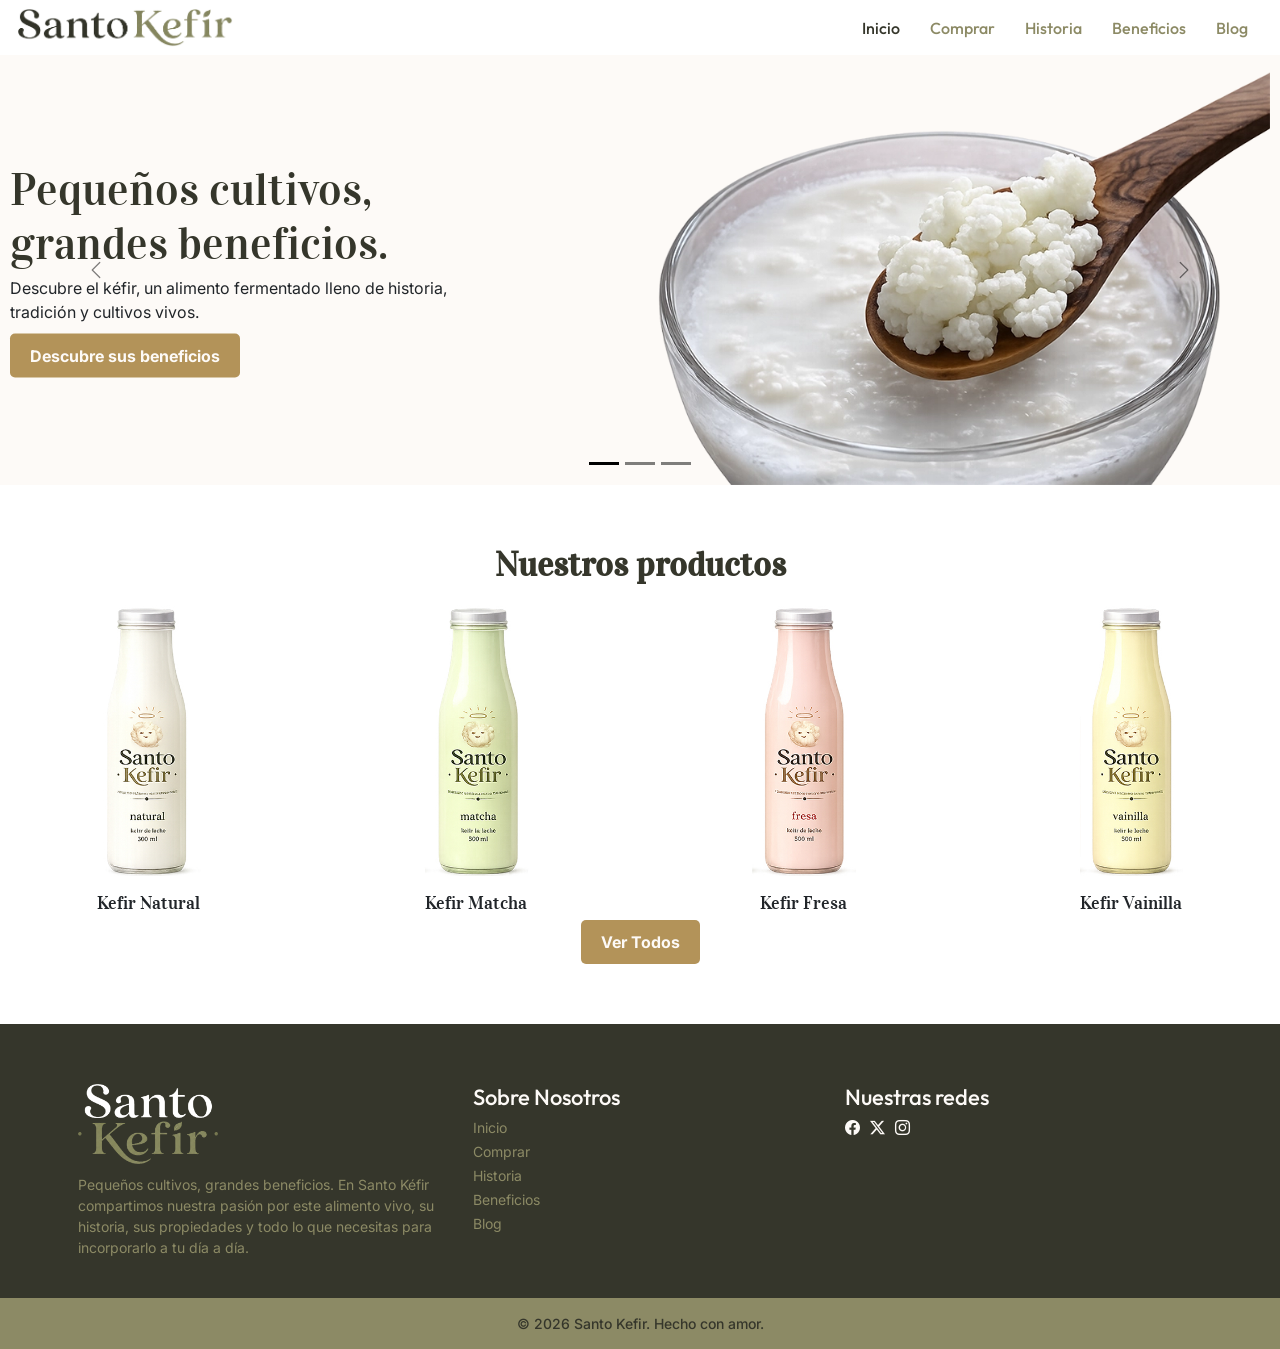
<file: index.html>
<!DOCTYPE html>
<html lang="es">

<head>
    <meta charset="UTF-8">
    <meta name="viewport" content="width=device-width, initial-scale=1.0">
    <meta name="description"
        content="Descubre Santo Kéfir, un espacio para conocer el kéfir, aprender a prepararlo y explorar sus beneficios, historia, cuidados y mucho más.">
    <meta name="keywords"
        content="kéfir, Santo Kéfir, qué es el kéfir, kéfir de leche, nódulos de kéfir, fermentación, alimentos fermentados, cultivo de kéfir">
    <link rel="apple-touch-icon" sizes="57x57" href="./assets/favicon/apple-icon-57x57.png">
    <link rel="apple-touch-icon" sizes="60x60" href="./assets/favicon/apple-icon-60x60.png">
    <link rel="apple-touch-icon" sizes="72x72" href="./assets/favicon/apple-icon-72x72.png">
    <link rel="apple-touch-icon" sizes="76x76" href="./assets/favicon/apple-icon-76x76.png">
    <link rel="apple-touch-icon" sizes="114x114" href="./assets/favicon/apple-icon-114x114.png">
    <link rel="apple-touch-icon" sizes="120x120" href="./assets/favicon/apple-icon-120x120.png">
    <link rel="apple-touch-icon" sizes="144x144" href="./assets/favicon/apple-icon-144x144.png">
    <link rel="apple-touch-icon" sizes="152x152" href="./assets/favicon/apple-icon-152x152.png">
    <link rel="apple-touch-icon" sizes="180x180" href="./assets/favicon/apple-icon-180x180.png">
    <link rel="icon" type="image/png" sizes="192x192" href="./assets/favicon/android-icon-192x192.png">
    <link rel="icon" type="image/png" sizes="32x32" href="./assets/favicon/favicon-32x32.png">
    <link rel="icon" type="image/png" sizes="96x96" href="./assets/favicon/favicon-96x96.png">
    <link rel="icon" type="image/png" sizes="16x16" href="./assets/favicon/favicon-16x16.png">
    <meta name="msapplication-TileColor" content="#ffffff">
    <meta name="msapplication-TileImage" content="./assets/favicon/ms-icon-144x144.png">
    <meta name="theme-color" content="#ffffff">
    <link href="https://cdn.jsdelivr.net/npm/bootstrap@5.3.8/dist/css/bootstrap.min.css" rel="stylesheet" integrity="sha384-sRIl4kxILFvY47J16cr9ZwB07vP4J8+LH7qKQnuqkuIAvNWLzeN8tE5YBujZqJLB" crossorigin="anonymous">
    <link href="https://unpkg.com/aos@2.3.1/dist/aos.css" rel="stylesheet">
    <link rel="stylesheet" href="styles/style.css">
    <title>Santo Kefir | Inicio</title>
</head>

<body>

    <header class="fixed-top">
        <div class="contenedor">
            <nav class="navbar navbar-expand-lg">
                <div class="container-fluid">
                    <h1>
                        <a class="navbar-brand" href="#">
                            <img src="assets/santoKefir-logohorizontal.png" alt="Logo de Santo Kefir">
                            <span class="visually-hidden">Santo Kefir</span>
                        </a>
                    </h1>
                    <button class="navbar-toggler" type="button" data-bs-toggle="collapse"
                        data-bs-target="#navbarNavAltMarkup" aria-controls="navbarNavAltMarkup" aria-expanded="false"
                        aria-label="Toggle navigation">
                        <span class="navbar-toggler-icon"></span>
                    </button>
                    <div class="collapse navbar-collapse" id="navbarNavAltMarkup">
                        <div class="navbar-nav ms-auto">
                            <a class="active" aria-current="page" href="#">Inicio</a>
                            <a href="./pages/comprar.html">Comprar</a>
                            <a href="./pages/historia.html">Historia</a>
                            <a href="./pages/beneficios.html">Beneficios</a>
                            <a href="./pages/blog.html">Blog</a>
                        </div>
                    </div>
                </div>
            </nav>
        </div>
    </header>

    <main>
        <section class="hero-slide">

            <div id="carouselExampleDark" class="carousel carousel-dark slide" data-bs-ride="carousel">
                <div class="carousel-indicators">
                    <button type="button" data-bs-target="#carouselExampleDark" data-bs-slide-to="0" class="active"
                        aria-current="true" aria-label="Slide 1"></button>
                    <button type="button" data-bs-target="#carouselExampleDark" data-bs-slide-to="1"
                        aria-label="Slide 2"></button>
                    <button type="button" data-bs-target="#carouselExampleDark" data-bs-slide-to="2"
                        aria-label="Slide 3"></button>
                </div>
                <div class="carousel-inner">
                    <div class="carousel-item active">
                        <div class="contenedor">
                            <div class="textoSlide">
                                <h2>Pequeños cultivos, grandes beneficios.</h2>
                                <p>Descubre el kéfir, un alimento fermentado lleno de historia, tradición y cultivos
                                    vivos.</p>
                                <a href="./pages/historia.html" class="button-link">Descubre sus beneficios</a>
                            </div>
                            <img src="./assets/nodulos.webp" class="d-block ms-auto" alt="nodulos de kefir slide hero">
                        </div>
                    </div>
                    <div class="carousel-item">
                        <div class="contenedor">
                            <div class="textoSlide">
                                <h2>Un sabor para cada momento.</h2>
                                <p>Natural, frutal o simplemente diferente. Conoce nuestra variedad de sabores y
                                    encuentra tu Santo Kéfir favorito.</p>
                                <a href="./pages/comprar.html" class="button-link">Ver sabores</a>
                            </div>
                            <img src="./assets/packaging-botellas.webp" class="d-block ms-auto"
                                alt="Pack de botellas Santo Kefir">
                        </div>
                    </div>
                    <div class="carousel-item">
                        <div class="contenedor">
                            <div class="textoSlide">
                                <h2>Haz de cada día algo delicioso.</h2>
                                <p>Con frutas, cereales o en tu batido favorito. Descubre nuevas formas de incorporar el
                                    kéfir a tus desayunos.</p>
                                <a href="./pages/blog.html" class="button-link">Inspírate</a>
                            </div>
                            <img src="./assets/desayuno.webp" class="d-block ms-auto"
                                alt="desayunos con kefir, cereales y frutas">
                        </div>
                    </div>
                </div>
                <button class="carousel-control-prev" type="button" data-bs-target="#carouselExampleDark"
                    data-bs-slide="prev">
                    <span class="carousel-control-prev-icon" aria-hidden="true"></span>
                    <span class="visually-hidden">Previous</span>
                </button>
                <button class="carousel-control-next" type="button" data-bs-target="#carouselExampleDark"
                    data-bs-slide="next">
                    <span class="carousel-control-next-icon" aria-hidden="true"></span>
                    <span class="visually-hidden">Next</span>
                </button>
            </div>

        </section>

        <section class="productos" data-aos="fade-up">

            <div class="contenedor">
                <h3>Nuestros productos</h3>
                <div class="columnas-productos">
                    <article>
                        <img src="./assets/productos/kefir-natural.jpg" alt="Botella Kefir sabor natural">
                        <h4>Kefir Natural</h4>
                    </article>
                    <article>
                        <img src="./assets/productos/kefit-matcha.jpg" alt="Botella Kefir sabor Matcha">
                        <h4>Kefir Matcha</h4>
                    </article>
                    <article>
                        <img src="./assets/productos/kefir-fresa.jpg" alt="Botella Kefir sabor Fresa">
                        <h4>Kefir Fresa</h4>
                    </article>
                    <article>
                        <img src="./assets/productos/kefir-vainilla.jpg" alt="Botella Kefir sabor Vainilla">
                        <h4>Kefir Vainilla</h4>
                    </article>
                </div>
                <a href="./pages/comprar.html" class="button-link">Ver Todos</a>
            </div>
        </section>

    </main>

    <footer>
        <div class="contenedor">
            <div class="container">
                <div class="row align-items-stretch">
                    <div class="col pe-5">
                        <a href="#"><img src="./assets/santoKefir-logofooter.png" alt="logo footer santo kefir"></a>
                        <p>Pequeños cultivos, grandes beneficios. En Santo Kéfir compartimos nuestra pasión por este
                            alimento vivo, su historia, sus propiedades y todo lo que necesitas para incorporarlo a tu
                            día a día.</p>
                    </div>
                    <div class="col">
                        <h3>Sobre Nosotros</h3>
                        <nav>
                            <ul>
                                <li><a href="">Inicio</a></li>
                                <li><a href="">Comprar</a></li>
                                <li><a href="">Historia</a></li>
                                <li><a href="">Beneficios</a></li>
                                <li><a href="">Blog</a></li>
                            </ul>
                        </nav>
                    </div>
                    <div class="col social">
                        <h3>Nuestras redes</h3>
                        <div class="d-flex flex-row mb-3">
                            <div class="me-3"><a href="#"><i class="bi bi-facebook"
                                        style="font-size: 1.5rem; color: #FDFAF7"></i></a></div>
                            <div class="me-3"><a href="#"><i class="bi bi-twitter-x"
                                        style="font-size: 1.5rem; color: #FDFAF7"></i></a></div>
                            <div class=""><a href="#"><i class="bi bi-instagram"
                                        style="font-size: 1.5rem; color: #FDFAF7"></i></a></div>
                        </div>
                    </div>

                </div>
            </div>

        </div>
        <div class="pie">
            <div class="contenedor">
                <p>© 2026 Santo Kefir. Hecho con amor.</p>
            </div>
        </div>
    </footer>

    <script src="https://cdn.jsdelivr.net/npm/bootstrap@5.3.8/dist/js/bootstrap.bundle.min.js"
        integrity="sha384-FKyoEForCGlyvwx9Hj09JcYn3nv7wiPVlz7YYwJrWVcXK/BmnVDxM+D2scQbITxI"
        crossorigin="anonymous"></script>
    <script src="https://unpkg.com/aos@2.3.1/dist/aos.js"></script>
    <script>
        AOS.init();
    </script>

</body>

</html>
</file>
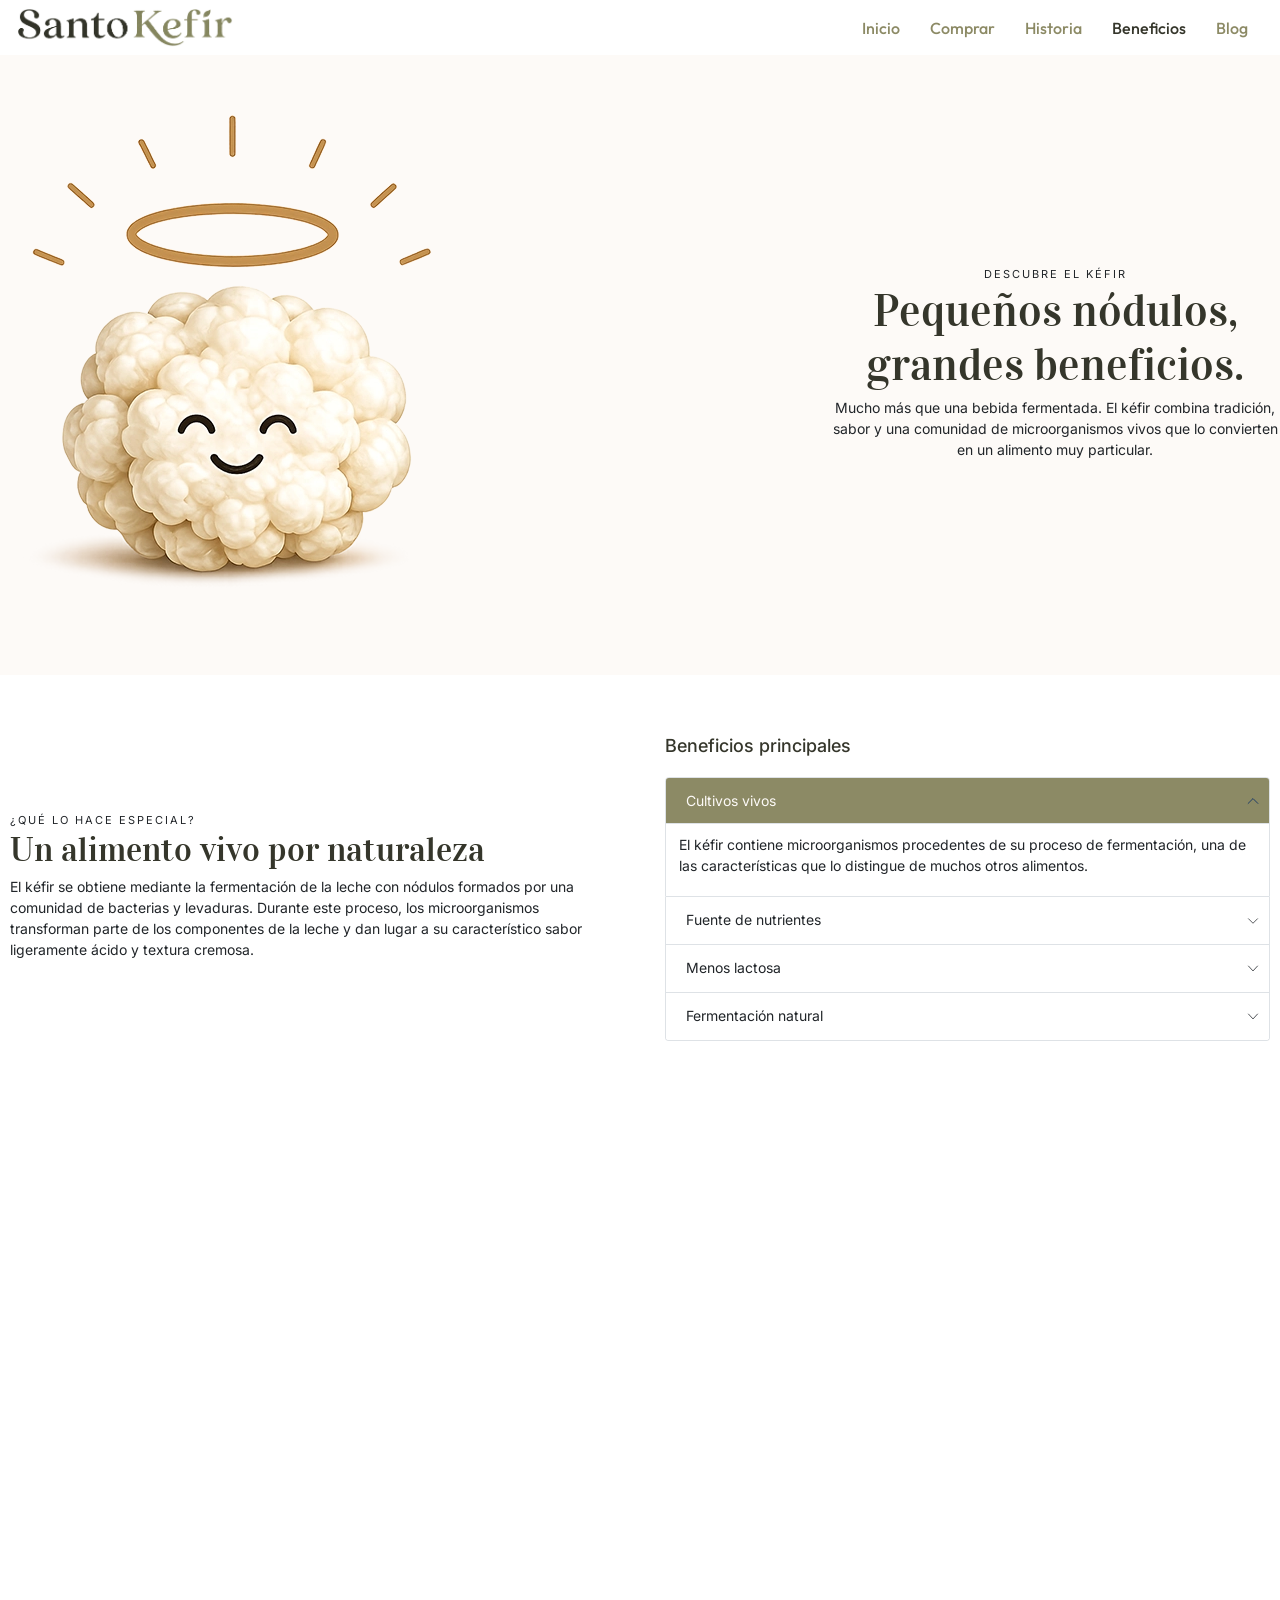
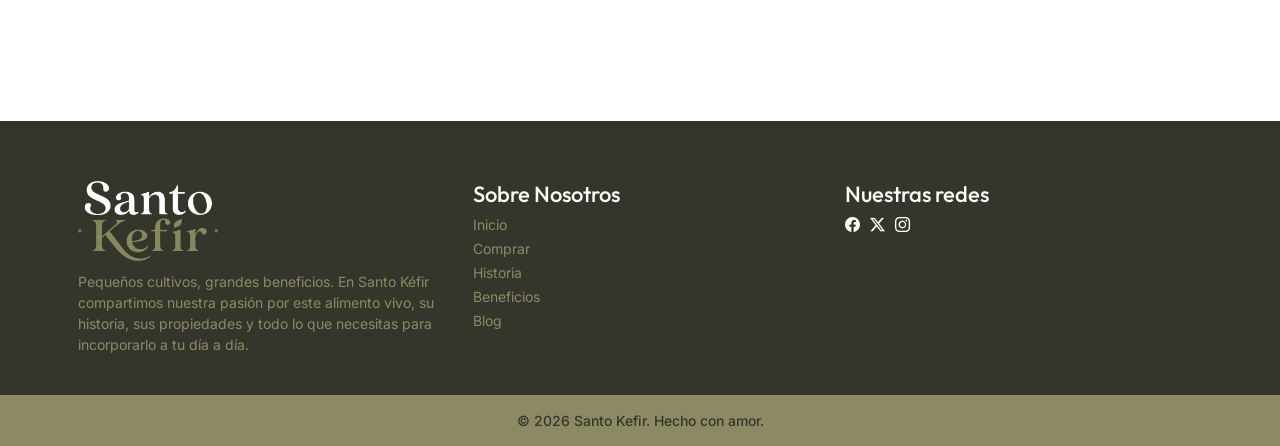
<file: pages/beneficios.html>
<!DOCTYPE html>
<html lang="es">

<head>
    <meta charset="UTF-8">
    <meta name="viewport" content="width=device-width, initial-scale=1.0">
    <meta name="description"
        content="Conoce los beneficios del kéfir, sus propiedades nutricionales y por qué este alimento fermentado puede ser una interesante incorporación a tu alimentación.">
    <meta name="keywords"
        content="beneficios del kéfir, propiedades del kéfir, kéfir propiedades, probióticos, alimentos fermentados, nutrición, microbiota, fermentación natural">
    <link rel="apple-touch-icon" sizes="57x57" href="../assets/favicon/apple-icon-57x57.png">
    <link rel="apple-touch-icon" sizes="60x60" href="../assets/favicon/apple-icon-60x60.png">
    <link rel="apple-touch-icon" sizes="72x72" href="../assets/favicon/apple-icon-72x72.png">
    <link rel="apple-touch-icon" sizes="76x76" href="../assets/favicon/apple-icon-76x76.png">
    <link rel="apple-touch-icon" sizes="114x114" href="../assets/favicon/apple-icon-114x114.png">
    <link rel="apple-touch-icon" sizes="120x120" href="../assets/favicon/apple-icon-120x120.png">
    <link rel="apple-touch-icon" sizes="144x144" href="../assets/favicon/apple-icon-144x144.png">
    <link rel="apple-touch-icon" sizes="152x152" href="../assets/favicon/apple-icon-152x152.png">
    <link rel="apple-touch-icon" sizes="180x180" href="../assets/favicon/apple-icon-180x180.png">
    <link rel="icon" type="image/png" sizes="192x192" href="../assets/favicon/android-icon-192x192.png">
    <link rel="icon" type="image/png" sizes="32x32" href="../assets/favicon/favicon-32x32.png">
    <link rel="icon" type="image/png" sizes="96x96" href="../assets/favicon/favicon-96x96.png">
    <link rel="icon" type="image/png" sizes="16x16" href="../assets/favicon/favicon-16x16.png">
    <meta name="msapplication-TileColor" content="#ffffff">
    <meta name="msapplication-TileImage" content="../assets/favicon/ms-icon-144x144.png">
    <meta name="theme-color" content="#ffffff">

    <link href="https://cdn.jsdelivr.net/npm/bootstrap@5.3.8/dist/css/bootstrap.min.css" rel="stylesheet"
        integrity="sha384-sRIl4kxILFvY47J16cr9ZwB07vP4J8+LH7qKQnuqkuIAvNWLzeN8tE5YBujZqJLB" crossorigin="anonymous">
    <link href="https://unpkg.com/aos@2.3.1/dist/aos.css" rel="stylesheet">
    <link rel="stylesheet" href="../styles/style.css">
    <title>Santo Kefir | Beneficios</title>
</head>

<body>

    <header class="fixed-top">
        <div class="contenedor">
            <nav class="navbar navbar-expand-lg">
                <div class="container-fluid">
                    <h1>
                        <a class="navbar-brand" href="../index.html">
                            <img src="../assets/santoKefir-logohorizontal.png" alt="Logo de Santo Kefir">
                            <span class="visually-hidden">Santo Kefir</span>
                        </a>
                    </h1>
                    <button class="navbar-toggler" type="button" data-bs-toggle="collapse"
                        data-bs-target="#navbarNavAltMarkup" aria-controls="navbarNavAltMarkup" aria-expanded="false"
                        aria-label="Toggle navigation">
                        <span class="navbar-toggler-icon"></span>
                    </button>
                    <div class="collapse navbar-collapse" id="navbarNavAltMarkup">
                        <div class="navbar-nav ms-auto">
                            <a href="../index.html">Inicio</a>
                            <a href="./comprar.html">Comprar</a>
                            <a href="./historia.html">Historia</a>
                            <a class="active" aria-current="page" href="#">Beneficios</a>
                            <a href="./blog.html">Blog</a>
                        </div>
                    </div>
                </div>
            </nav>
        </div>
    </header>

    <main class="page-interior reves">
        <section class="hero-slide">
            <div class="contenedor">
                <div class="textoSlide">
                    <span class="destacado">Descubre el kéfir</span>
                    <h2>Pequeños nódulos, grandes beneficios.</h2>
                    <p>Mucho más que una bebida fermentada. El kéfir combina tradición, sabor y una comunidad de
                        microorganismos vivos que lo convierten en un alimento muy particular.</p>
                </div>
                <img src="../assets/nodulo-logo.webp" class="d-block" alt="nodulos de kefir slide hero">
            </div>
        </section>
        <section class="reves" data-aos="fade-up">
            <div class="contenedor">
                <div class="colpage">
                    <h3 class="beneficios">Beneficios principales</h3>
                    <div class="accordion" id="accordionExample">
                        <div class="accordion-item">
                            <h2 class="accordion-header">
                                <button class="accordion-button" type="button" data-bs-toggle="collapse"
                                    data-bs-target="#collapseOne" aria-expanded="true" aria-controls="collapseOne">
                                    Cultivos vivos
                                </button>
                            </h2>
                            <div id="collapseOne" class="accordion-collapse collapse show"
                                data-bs-parent="#accordionExample">
                                <div class="accordion-body">
                                    <p>El kéfir contiene microorganismos procedentes de su proceso de fermentación, una
                                        de las características que lo distingue de muchos otros alimentos.</p>
                                </div>
                            </div>
                        </div>
                        <div class="accordion-item">
                            <h2 class="accordion-header">
                                <button class="accordion-button collapsed" type="button" data-bs-toggle="collapse"
                                    data-bs-target="#collapseTwo" aria-expanded="false" aria-controls="collapseTwo">
                                    Fuente de nutrientes
                                </button>
                            </h2>
                            <div id="collapseTwo" class="accordion-collapse collapse"
                                data-bs-parent="#accordionExample">
                                <div class="accordion-body">
                                    <p>Al elaborarse a partir de leche, puede aportar nutrientes como proteínas, calcio,
                                        fósforo y vitaminas, aunque su composición depende del producto utilizado</p>
                                </div>
                            </div>
                        </div>
                        <div class="accordion-item">
                            <h2 class="accordion-header">
                                <button class="accordion-button collapsed" type="button" data-bs-toggle="collapse"
                                    data-bs-target="#collapseThree" aria-expanded="false" aria-controls="collapseThree">
                                    Menos lactosa
                                </button>
                            </h2>
                            <div id="collapseThree" class="accordion-collapse collapse"
                                data-bs-parent="#accordionExample">
                                <div class="accordion-body">
                                    <p>Durante la fermentación, los microorganismos consumen parte de la lactosa
                                        presente en la leche, por lo que el kéfir suele contener menos lactosa que la
                                        leche de la que procede.</p>
                                </div>
                            </div>
                        </div>
                        <div class="accordion-item">
                            <h2 class="accordion-header">
                                <button class="accordion-button collapsed" type="button" data-bs-toggle="collapse"
                                    data-bs-target="#collapseFour" aria-expanded="false" aria-controls="collapseThree">
                                    Fermentación natural
                                </button>
                            </h2>
                            <div id="collapseFour" class="accordion-collapse collapse"
                                data-bs-parent="#accordionExample">
                                <div class="accordion-body">
                                    <p>Su particular textura y sabor nacen de un proceso de fermentación en el que
                                        bacterias y levaduras trabajan conjuntamente.</p>
                                </div>
                            </div>
                        </div>
                    </div>
                </div>
                <div class="colpage">
                    <span class="destacado">¿Qué lo hace especial?</span>
                    <h3>Un alimento vivo <span>por naturaleza</span></h3>
                    <p>El kéfir se obtiene mediante la fermentación de la leche con nódulos formados por una comunidad
                        de bacterias y levaduras. Durante este proceso, los microorganismos transforman parte de los
                        componentes de la leche y dan lugar a su característico sabor ligeramente ácido y textura
                        cremosa.</p>
                </div>
            </div>
        </section>
        <section class="colorClaro" data-aos="fade-up">
            <div class="contenedor">
                <div class="colpage">
                    <span class="destacado">Un pequeño ecosistema</span>
                    <h3>Todo comienza con <span>los nódulos</span></h3>
                    <p>Con su peculiar aspecto parecido a pequeños racimos, los nódulos son el corazón del kéfir. En
                        ellos conviven bacterias y levaduras que trabajan en conjunto para transformar la leche mediante
                        la fermentación.</p>
                    <p>Detrás de cada vaso de kéfir existe un proceso de fermentación que se ha transmitido durante
                        generaciones. Una combinación de tradición, microorganismos y tiempo que sigue estando viva hoy.
                    </p>
                </div>
                <div class="colpage"><img src="../assets/kefir-image-beneficio.webp" alt=""></div>
            </div>
        </section>
    </main>

    <footer>
        <div class="contenedor">
            <div class="container">
                <div class="row align-items-stretch">
                    <div class="col pe-5">
                        <img src="../assets/santoKefir-logofooter.png" alt="logo footer santo kefir">
                        <p>Pequeños cultivos, grandes beneficios. En Santo Kéfir compartimos nuestra pasión por este
                            alimento vivo, su historia, sus propiedades y todo lo que necesitas para incorporarlo a tu
                            día a día.</p>
                    </div>
                    <div class="col">
                        <h3>Sobre Nosotros</h3>
                        <nav>
                            <ul>
                                <li><a href="../index.html">Inicio</a></li>
                                <li><a href="./comprar.html">Comprar</a></li>
                                <li><a href="./historia.html">Historia</a></li>
                                <li><a href="#">Beneficios</a></li>
                                <li><a href="./blog.html">Blog</a></li>
                            </ul>
                        </nav>
                    </div>
                    <div class="col social">
                        <h3>Nuestras redes</h3>
                        <div class="d-flex flex-row mb-3">
                            <div class="me-3"><a href="#"><i class="bi bi-facebook"
                                        style="font-size: 1.5rem; color: #FDFAF7"></i></a></div>
                            <div class="me-3"><a href="#"><i class="bi bi-twitter-x"
                                        style="font-size: 1.5rem; color: #FDFAF7"></i></a></div>
                            <div class=""><a href="#"><i class="bi bi-instagram"
                                        style="font-size: 1.5rem; color: #FDFAF7"></i></a></div>
                        </div>
                    </div>

                </div>
            </div>

        </div>
        <div class="pie">
            <div class="contenedor">
                <p>© 2026 Santo Kefir. Hecho con amor.</p>
            </div>
        </div>
    </footer>

    <script src="https://cdn.jsdelivr.net/npm/bootstrap@5.3.8/dist/js/bootstrap.bundle.min.js"
        integrity="sha384-FKyoEForCGlyvwx9Hj09JcYn3nv7wiPVlz7YYwJrWVcXK/BmnVDxM+D2scQbITxI"
        crossorigin="anonymous"></script>
    <script src="https://unpkg.com/aos@2.3.1/dist/aos.js"></script>
    <script>
        AOS.init();
    </script>
</body>

</html>
</file>
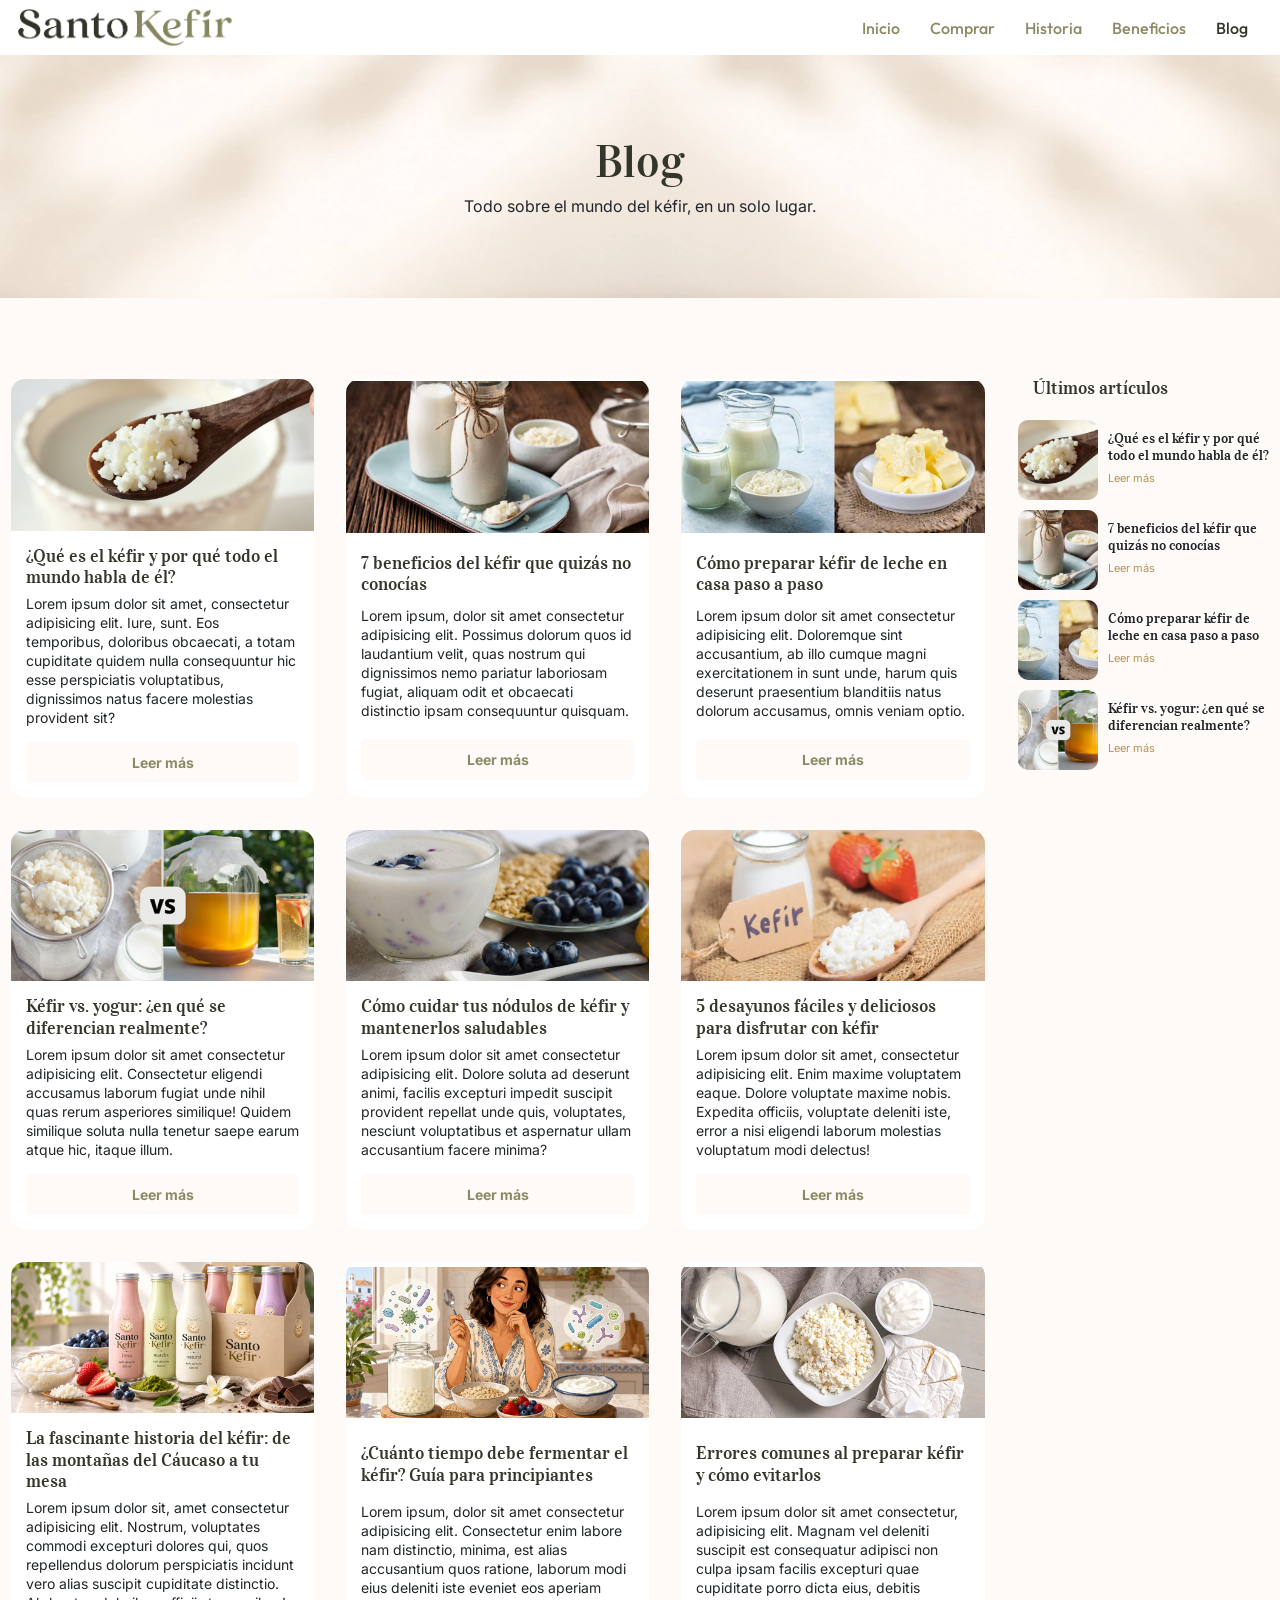
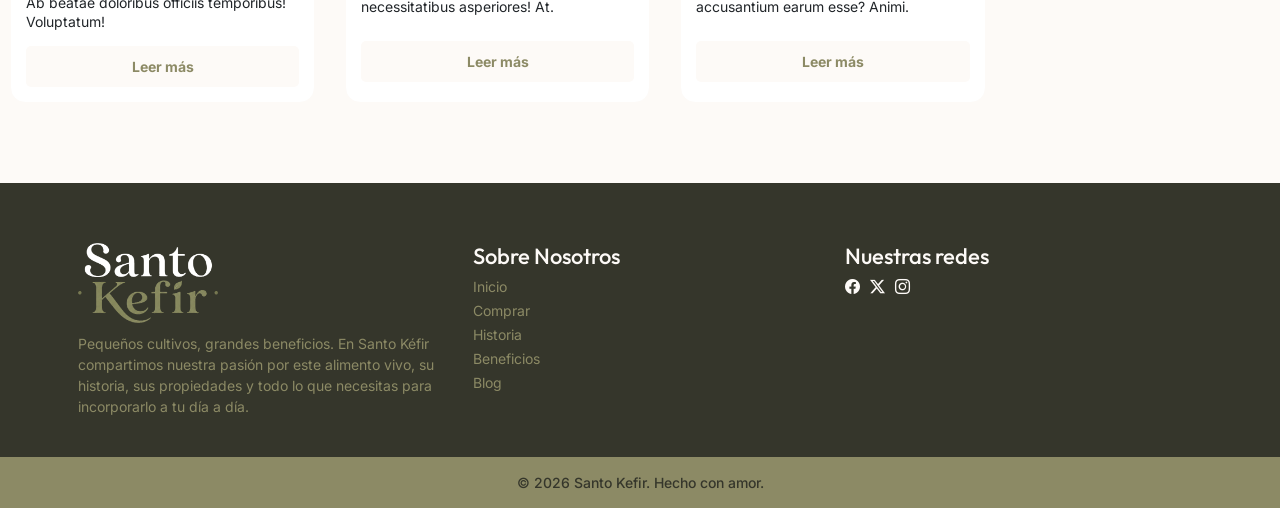
<file: pages/blog.html>
<!DOCTYPE html>
<html lang="es">

<head>
    <meta charset="UTF-8">
    <meta name="viewport" content="width=device-width, initial-scale=1.0">
    <meta name="description"
        content="Explora el blog de Santo Kéfir con artículos, consejos, recetas y curiosidades para aprender más sobre el kéfir y disfrutarlo de diferentes maneras.">
    <meta name="keywords" content="blog de kéfir, recetas con kéfir, consejos sobre kéfir, preparar kéfir, cuidar kéfir, fermentación casera, curiosidades del kéfir">
        <link rel="apple-touch-icon" sizes="57x57" href="../assets/favicon/apple-icon-57x57.png">
    <link rel="apple-touch-icon" sizes="60x60" href="../assets/favicon/apple-icon-60x60.png">
    <link rel="apple-touch-icon" sizes="72x72" href="../assets/favicon/apple-icon-72x72.png">
    <link rel="apple-touch-icon" sizes="76x76" href="../assets/favicon/apple-icon-76x76.png">
    <link rel="apple-touch-icon" sizes="114x114" href="../assets/favicon/apple-icon-114x114.png">
    <link rel="apple-touch-icon" sizes="120x120" href="../assets/favicon/apple-icon-120x120.png">
    <link rel="apple-touch-icon" sizes="144x144" href="../assets/favicon/apple-icon-144x144.png">
    <link rel="apple-touch-icon" sizes="152x152" href="../assets/favicon/apple-icon-152x152.png">
    <link rel="apple-touch-icon" sizes="180x180" href="../assets/favicon/apple-icon-180x180.png">
    <link rel="icon" type="image/png" sizes="192x192" href="../assets/favicon/android-icon-192x192.png">
    <link rel="icon" type="image/png" sizes="32x32" href="../assets/favicon/favicon-32x32.png">
    <link rel="icon" type="image/png" sizes="96x96" href="../assets/favicon/favicon-96x96.png">
    <link rel="icon" type="image/png" sizes="16x16" href="../assets/favicon/favicon-16x16.png">
    <meta name="msapplication-TileColor" content="#ffffff">
    <meta name="msapplication-TileImage" content="../assets/favicon/ms-icon-144x144.png">
    <meta name="theme-color" content="#ffffff">
    <link href="https://cdn.jsdelivr.net/npm/bootstrap@5.3.8/dist/css/bootstrap.min.css" rel="stylesheet" integrity="sha384-sRIl4kxILFvY47J16cr9ZwB07vP4J8+LH7qKQnuqkuIAvNWLzeN8tE5YBujZqJLB" crossorigin="anonymous">
    <link rel="stylesheet" href="../styles/style.css">
    <title>Santo Kefir | Blog</title>
</head>

<body>

    <header class="fixed-top">
        <div class="contenedor">
            <nav class="navbar navbar-expand-lg">
                <div class="container-fluid">
                    <h1>
                        <a class="navbar-brand" href="../index.html">
                            <img src="../assets/santoKefir-logohorizontal.png" alt="Logo de Santo Kefir">
                            <span class="visually-hidden">Santo Kefir</span>
                        </a>
                    </h1>
                    <button class="navbar-toggler" type="button" data-bs-toggle="collapse"
                        data-bs-target="#navbarNavAltMarkup" aria-controls="navbarNavAltMarkup" aria-expanded="false"
                        aria-label="Toggle navigation">
                        <span class="navbar-toggler-icon"></span>
                    </button>
                    <div class="collapse navbar-collapse" id="navbarNavAltMarkup">
                        <div class="navbar-nav ms-auto">
                            <a href="../index.html">Inicio</a>
                            <a href="./comprar.html">Comprar</a>
                            <a href="./historia.html">Historia</a>
                            <a href="./beneficios.html">Beneficios</a>
                            <a class="active" aria-current="page" href="#">Blog</a>
                        </div>
                    </div>
                </div>
            </nav>
        </div>
    </header>

    <main>
        <section class="hero-small">
            <div class="contenedor">
                <h2>Blog</h2>
                <p>Todo sobre el mundo del kéfir, en un solo lugar.</p>
            </div>
        </section>
        <section class="page-blog">
            <div class="contenedor">
                <div class="blog">
                    <article>
                        <img src="../assets/img-blog/imagenblog1.jpg" alt="imagen de nodulos blog">
                        <h3>¿Qué es el kéfir y por qué todo el mundo habla de él?</h3>
                        <p>Lorem ipsum dolor sit amet, consectetur adipisicing elit. Iure, sunt. Eos temporibus,
                            doloribus obcaecati, a totam cupiditate quidem nulla consequuntur hic esse perspiciatis
                            voluptatibus, dignissimos natus facere molestias provident sit?</p>
                        <a href="#" class="button-link">Leer más</a>
                    </article>
                    <article>
                        <img src="../assets/img-blog/imagenblog2.jpg" alt="imagen de kefir beneficios blog">
                        <h3>7 beneficios del kéfir que quizás no conocías</h3>
                        <p>Lorem ipsum, dolor sit amet consectetur adipisicing elit. Possimus dolorum quos id laudantium
                            velit, quas nostrum qui dignissimos nemo pariatur laboriosam fugiat, aliquam odit et
                            obcaecati distinctio ipsam consequuntur quisquam.</p>
                        <a href="#" class="button-link">Leer más</a>
                    </article>
                    <article>
                        <img src="../assets/img-blog/imagenblog3.jpg" alt="imagen de kefir leche blog">
                        <h3>Cómo preparar kéfir de leche en casa paso a paso</h3>
                        <p>Lorem ipsum dolor sit amet consectetur adipisicing elit. Doloremque sint accusantium, ab illo
                            cumque magni exercitationem in sunt unde, harum quis deserunt praesentium blanditiis natus
                            dolorum accusamus, omnis veniam optio.</p>
                        <a href="#" class="button-link">Leer más</a>
                    </article>
                    <article>
                        <img src="../assets/img-blog/imagenblog4.jpg" alt="imagen de kefir yogurt blog">
                        <h3>Kéfir vs. yogur: ¿en qué se diferencian realmente?</h3>
                        <p>Lorem ipsum dolor sit amet consectetur adipisicing elit. Consectetur eligendi accusamus
                            laborum fugiat unde nihil quas rerum asperiores similique! Quidem similique soluta nulla
                            tenetur saepe earum atque hic, itaque illum.</p>
                        <a href="#" class="button-link">Leer más</a>
                    </article>
                    <article>
                        <img src="../assets/img-blog/imagenblog5.jpg" alt="imagen de kefir cuidados blog">
                        <h3>Cómo cuidar tus nódulos de kéfir y mantenerlos saludables</h3>
                        <p>Lorem ipsum dolor sit amet consectetur adipisicing elit. Dolore soluta ad deserunt animi,
                            facilis excepturi impedit suscipit provident repellat unde quis, voluptates, nesciunt
                            voluptatibus et aspernatur ullam accusantium facere minima?</p>
                        <a href="#" class="button-link">Leer más</a>
                    </article>
                    <article>
                        <img src="../assets/img-blog/imagenblog6.jpg" alt="imagen de desayunos kefir blog">
                        <h3>5 desayunos fáciles y deliciosos para disfrutar con kéfir</h3>
                        <p>Lorem ipsum dolor sit amet, consectetur adipisicing elit. Enim maxime voluptatem eaque.
                            Dolore voluptate maxime nobis. Expedita officiis, voluptate deleniti iste, error a nisi
                            eligendi laborum molestias voluptatum modi delectus!</p>
                        <a href="#" class="button-link">Leer más</a>
                    </article>
                    <article>
                        <img src="../assets/img-blog/imagenblog7.jpg" alt="imagen de kefir historia blog">
                        <h3>La fascinante historia del kéfir: de las montañas del Cáucaso a tu mesa</h3>
                        <p>Lorem ipsum dolor sit, amet consectetur adipisicing elit. Nostrum, voluptates commodi
                            excepturi dolores qui, quos repellendus dolorum perspiciatis incidunt vero alias suscipit
                            cupiditate distinctio. Ab beatae doloribus officiis temporibus! Voluptatum!</p>
                        <a href="#" class="button-link">Leer más</a>
                    </article>
                    <article>
                        <img src="../assets/img-blog/imagenblog8.jpg" alt="imagen de nodulos kefir blog">
                        <h3>¿Cuánto tiempo debe fermentar el kéfir? Guía para principiantes</h3>
                        <p>Lorem ipsum, dolor sit amet consectetur adipisicing elit. Consectetur enim labore nam
                            distinctio, minima, est alias accusantium quos ratione, laborum modi eius deleniti iste
                            eveniet eos aperiam necessitatibus asperiores! At.</p>
                        <a href="#" class="button-link">Leer más</a>
                    </article>
                    <article>
                        <img src="../assets/img-blog/imagenblog9.jpg" alt="imagen de kefir cuidados blog">
                        <h3>Errores comunes al preparar kéfir y cómo evitarlos</h3>
                        <p>Lorem ipsum dolor sit amet consectetur, adipisicing elit. Magnam vel deleniti suscipit est
                            consequatur adipisci non culpa ipsam facilis excepturi quae cupiditate porro dicta eius,
                            debitis accusantium earum esse? Animi.</p>
                        <a href="#" class="button-link">Leer más</a>
                    </article>
                </div>
                <aside>
                    <h3>Últimos artículos</h3>
                    <div class="last-post">
                        <article class="post">
                            <figure><img src="../assets/img-blog/imagenblog1.jpg" alt="imagen de nodulos blog"></figure>
                            <div class="titlePost">
                                <h4>¿Qué es el kéfir y por qué todo el mundo habla de él?</h4>
                                <a href="#" class="button-link">Leer más</a>
                            </div>
                        </article>
                        <article class="post">
                            <figure><img src="../assets/img-blog/imagenblog2.jpg" alt="imagen de kefir beneficios blog">
                            </figure>
                            <div class="titlePost">
                                <h4>7 beneficios del kéfir que quizás no conocías</h4>
                                <a href="#" class="button-link">Leer más</a>
                            </div>
                        </article>
                        <article class="post">
                            <figure><img src="../assets/img-blog/imagenblog3.jpg" alt="imagen de kefir leche blog">
                            </figure>
                            <div class="titlePost">
                                <h4>Cómo preparar kéfir de leche en casa paso a paso</h4>
                                <a href="#" class="button-link">Leer más</a>
                            </div>
                        </article>
                        <article class="post">
                            <figure><img src="../assets/img-blog/imagenblog4.jpg" alt="imagen de kefir yogurt blog">
                            </figure>
                            <div class="titlePost">
                                <h4>Kéfir vs. yogur: ¿en qué se diferencian realmente?</h4>
                                <a href="#" class="button-link">Leer más</a>
                            </div>
                        </article>
                    </div>
                </aside>
            </div>
        </section>
    </main>

    <footer>
        <div class="contenedor">
            <div class="container">
                <div class="row align-items-stretch">
                    <div class="col pe-5">
                        <img src="../assets/santoKefir-logofooter.png" alt="logo footer santo kefir">
                        <p>Pequeños cultivos, grandes beneficios. En Santo Kéfir compartimos nuestra pasión por este
                            alimento vivo, su historia, sus propiedades y todo lo que necesitas para incorporarlo a tu
                            día a día.</p>
                    </div>
                    <div class="col">
                        <h3>Sobre Nosotros</h3>
                        <nav>
                            <ul>
                                <li><a href="../index.html">Inicio</a></li>
                                <li><a href="./comprar.html">Comprar</a></li>
                                <li><a href="./historia.html">Historia</a></li>
                                <li><a href="./beneficios.html">Beneficios</a></li>
                                <li><a href="#">Blog</a></li>
                            </ul>
                        </nav>
                    </div>
                    <div class="col social">
                        <h3>Nuestras redes</h3>
                        <div class="d-flex flex-row mb-3">
                            <div class="me-3"><a href="#"><i class="bi bi-facebook"
                                        style="font-size: 1.5rem; color: #FDFAF7"></i></a></div>
                            <div class="me-3"><a href="#"><i class="bi bi-twitter-x"
                                        style="font-size: 1.5rem; color: #FDFAF7"></i></a></div>
                            <div class=""><a href="#"><i class="bi bi-instagram"
                                        style="font-size: 1.5rem; color: #FDFAF7"></i></a></div>
                        </div>
                    </div>

                </div>
            </div>

        </div>
        <div class="pie">
            <div class="contenedor">
                <p>© 2026 Santo Kefir. Hecho con amor.</p>
            </div>
        </div>
    </footer>

    <script src="https://cdn.jsdelivr.net/npm/bootstrap@5.3.8/dist/js/bootstrap.bundle.min.js"
        integrity="sha384-FKyoEForCGlyvwx9Hj09JcYn3nv7wiPVlz7YYwJrWVcXK/BmnVDxM+D2scQbITxI"
        crossorigin="anonymous"></script>

</body>

</html>
</file>
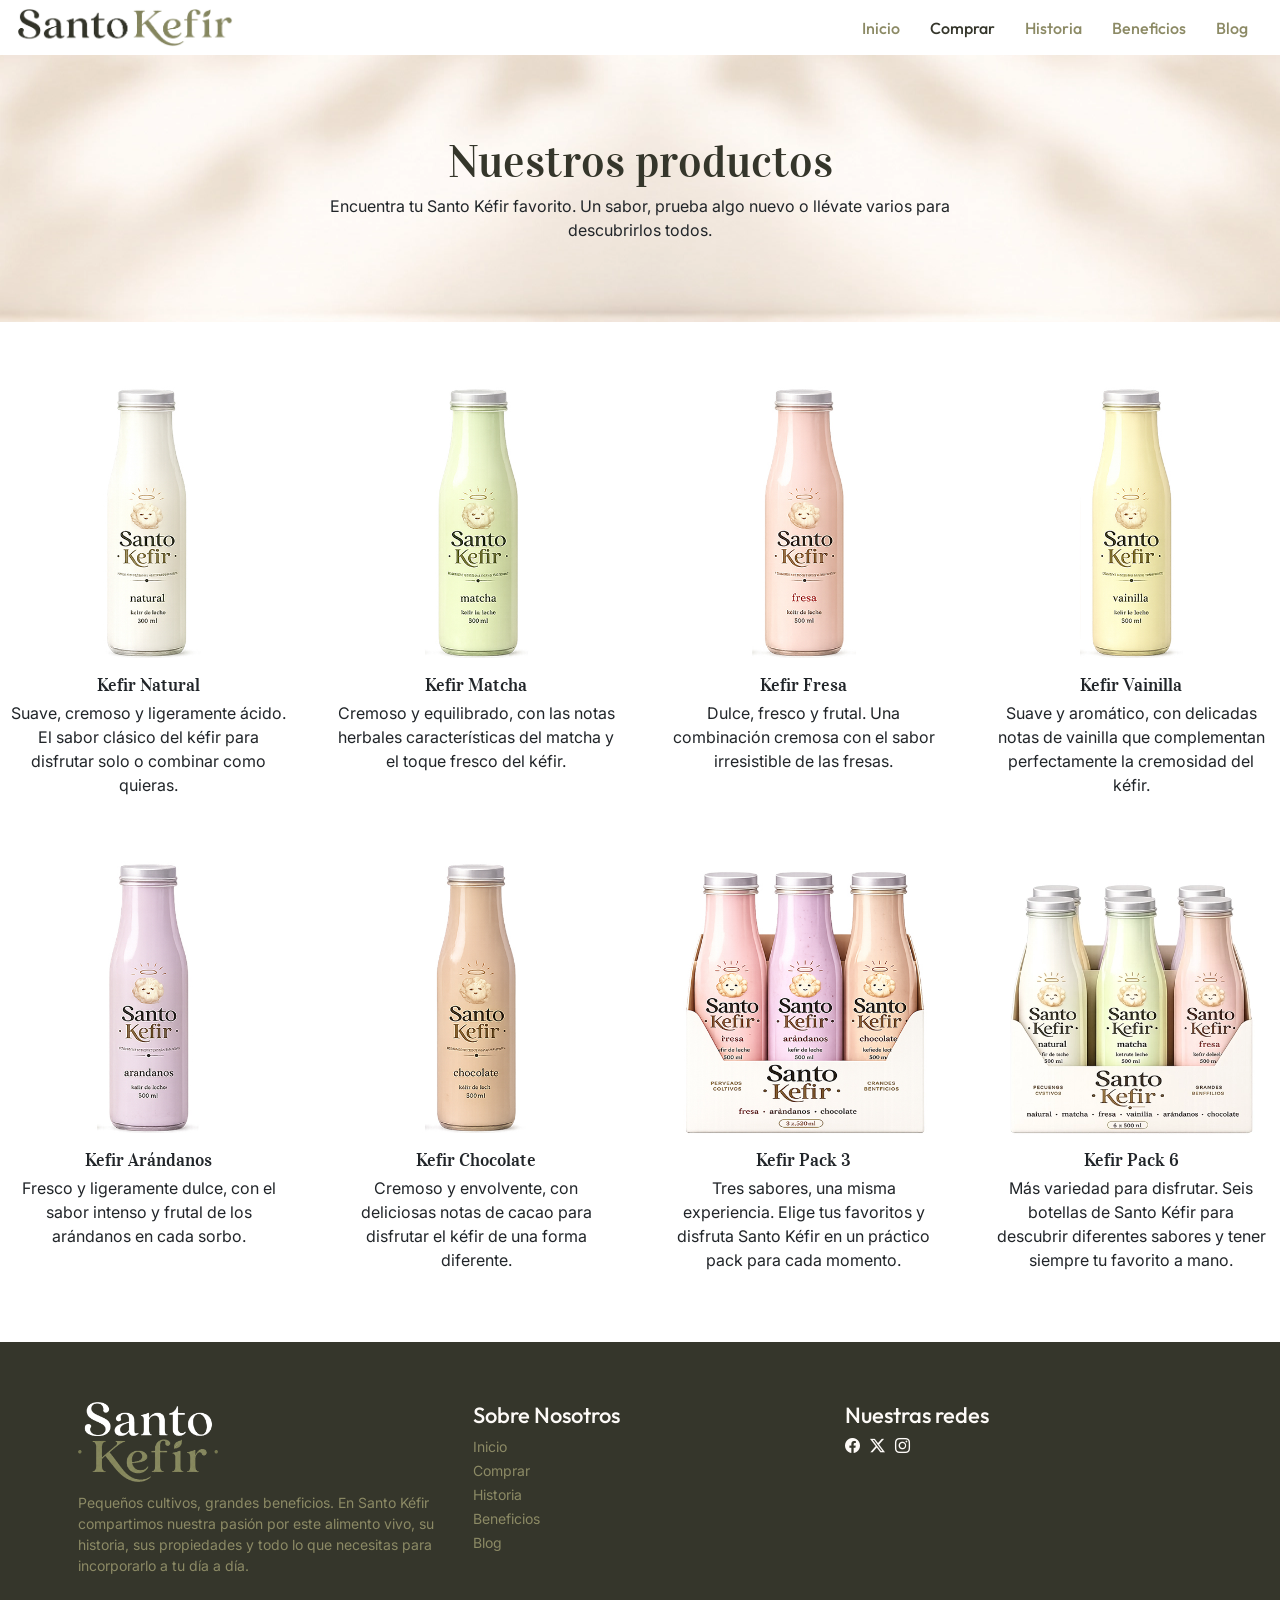
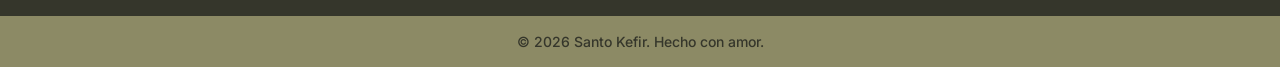
<file: pages/comprar.html>
<!DOCTYPE html>
<html lang="es">

<head>
    <meta charset="UTF-8">
    <meta name="viewport" content="width=device-width, initial-scale=1.0">
    <meta name="description"
        content="Descubre dónde conseguir kéfir y encuentra opciones para comenzar tu propio cultivo en casa de forma sencilla y mantenerlo día a día.">
    <meta name="keywords"
        content="comprar kéfir, comprar nódulos de kéfir, conseguir kéfir, cultivo de kéfir, kéfir de leche, nódulos de kéfir, dónde comprar kéfir">
    <link rel="apple-touch-icon" sizes="57x57" href="../assets/favicon/apple-icon-57x57.png">
    <link rel="apple-touch-icon" sizes="60x60" href="../assets/favicon/apple-icon-60x60.png">
    <link rel="apple-touch-icon" sizes="72x72" href="../assets/favicon/apple-icon-72x72.png">
    <link rel="apple-touch-icon" sizes="76x76" href="../assets/favicon/apple-icon-76x76.png">
    <link rel="apple-touch-icon" sizes="114x114" href="../assets/favicon/apple-icon-114x114.png">
    <link rel="apple-touch-icon" sizes="120x120" href="../assets/favicon/apple-icon-120x120.png">
    <link rel="apple-touch-icon" sizes="144x144" href="../assets/favicon/apple-icon-144x144.png">
    <link rel="apple-touch-icon" sizes="152x152" href="../assets/favicon/apple-icon-152x152.png">
    <link rel="apple-touch-icon" sizes="180x180" href="../assets/favicon/apple-icon-180x180.png">
    <link rel="icon" type="image/png" sizes="192x192" href="../assets/favicon/android-icon-192x192.png">
    <link rel="icon" type="image/png" sizes="32x32" href="../assets/favicon/favicon-32x32.png">
    <link rel="icon" type="image/png" sizes="96x96" href="../assets/favicon/favicon-96x96.png">
    <link rel="icon" type="image/png" sizes="16x16" href="../assets/favicon/favicon-16x16.png">
    <meta name="msapplication-TileColor" content="#ffffff">
    <meta name="msapplication-TileImage" content="../assets/favicon/ms-icon-144x144.png">
    <meta name="theme-color" content="#ffffff">

    <link href="https://cdn.jsdelivr.net/npm/bootstrap@5.3.8/dist/css/bootstrap.min.css" rel="stylesheet"
        integrity="sha384-sRIl4kxILFvY47J16cr9ZwB07vP4J8+LH7qKQnuqkuIAvNWLzeN8tE5YBujZqJLB" crossorigin="anonymous">
    <link rel="stylesheet" href="../styles/style.css">
    <title>Santo Kefir | Comprar</title>
</head>

<body>

    <header class="fixed-top">
        <div class="contenedor">
            <nav class="navbar navbar-expand-lg">
                <div class="container-fluid">
                    <h1>
                        <a class="navbar-brand" href="../index.html">
                            <img src="../assets/santoKefir-logohorizontal.png" alt="Logo de Santo Kefir">
                            <span class="visually-hidden">Santo Kefir</span>
                        </a>
                    </h1>
                    <button class="navbar-toggler" type="button" data-bs-toggle="collapse"
                        data-bs-target="#navbarNavAltMarkup" aria-controls="navbarNavAltMarkup" aria-expanded="false"
                        aria-label="Toggle navigation">
                        <span class="navbar-toggler-icon"></span>
                    </button>
                    <div class="collapse navbar-collapse" id="navbarNavAltMarkup">
                        <div class="navbar-nav ms-auto">
                            <a href="../index.html">Inicio</a>
                            <a class="active" aria-current="page" href="#">Comprar</a>
                            <a href="./historia.html">Historia</a>
                            <a href="./beneficios.html">Beneficios</a>
                            <a href="./blog.html">Blog</a>
                        </div>
                    </div>
                </div>
            </nav>
        </div>
    </header>

    <main>
        <section class="hero-small">
            <div class="contenedor">
                <h2>Nuestros productos</h2>
                <p>Encuentra tu Santo Kéfir favorito. Un sabor, prueba algo nuevo o llévate varios para descubrirlos todos.</p>
            </div>
        </section>
        <section class="productos">
            <div class="contenedor">
                <div class="columnas-productos">
                    <article>
                        <img src="../assets/productos/kefir-natural.jpg" alt="Botella Kefir sabor natural">
                        <h4>Kefir Natural</h4>
                        <p>Suave, cremoso y ligeramente ácido. El sabor clásico del kéfir para disfrutar solo o combinar
                            como quieras.</p>
                    </article>
                    <article>
                        <img src="../assets/productos/kefit-matcha.jpg" alt="Botella Kefir sabor Matcha">
                        <h4>Kefir Matcha</h4>
                        <p>Cremoso y equilibrado, con las notas herbales características del matcha y el toque fresco
                            del kéfir.</p>
                    </article>
                    <article>
                        <img src="../assets/productos/kefir-fresa.jpg" alt="Botella Kefir sabor Fresa">
                        <h4>Kefir Fresa</h4>
                        <p>Dulce, fresco y frutal. Una combinación cremosa con el sabor irresistible de las fresas.</p>
                    </article>
                    <article>
                        <img src="../assets/productos/kefir-vainilla.jpg" alt="Botella Kefir sabor Vainilla">
                        <h4>Kefir Vainilla</h4>
                        <p>Suave y aromático, con delicadas notas de vainilla que complementan perfectamente la
                            cremosidad del kéfir.</p>
                    </article>
                    <article>
                        <img src="../assets/productos/kefir-arandanos.jpg" alt="Botella Kefir sabor arandanos">
                        <h4>Kefir Arándanos</h4>
                        <p>Fresco y ligeramente dulce, con el sabor intenso y frutal de los arándanos en cada sorbo.</p>
                    </article>
                    <article>
                        <img src="../assets/productos/kefir-chocolate.jpg" alt="Botella Kefir sabor Chocolate">
                        <h4>Kefir Chocolate</h4>
                        <p>Cremoso y envolvente, con deliciosas notas de cacao para disfrutar el kéfir de una forma
                            diferente.</p>
                    </article>
                    <article>
                        <img src="../assets/productos/kefir-pack3.jpg" alt="3 Botellas Kefir sabores">
                        <h4>Kefir Pack 3</h4>
                        <p>Tres sabores, una misma experiencia. Elige tus favoritos y disfruta Santo Kéfir en un
                            práctico pack para cada momento.</p>
                    </article>
                    <article>
                        <img src="../assets/productos/kefir-pack6.webp" alt="6 Botellas Kefir sabores">
                        <h4>Kefir Pack 6</h4>
                        <p>Más variedad para disfrutar. Seis botellas de Santo Kéfir para descubrir diferentes sabores y
                            tener siempre tu favorito a mano.</p>
                    </article>
                </div>
            </div>
        </section>

    </main>

    <footer>
        <div class="contenedor">
            <div class="container">
                <div class="row align-items-stretch">
                    <div class="col pe-5">
                        <img src="../assets/santoKefir-logofooter.png" alt="logo footer santo kefir">
                        <p>Pequeños cultivos, grandes beneficios. En Santo Kéfir compartimos nuestra pasión por este
                            alimento vivo, su historia, sus propiedades y todo lo que necesitas para incorporarlo a tu
                            día a día.</p>
                    </div>
                    <div class="col">
                        <h3>Sobre Nosotros</h3>
                        <nav>
                            <ul>
                                <li><a href="../index.html">Inicio</a></li>
                                <li><a href="#">Comprar</a></li>
                                <li><a href="./historia.html">Historia</a></li>
                                <li><a href="./beneficios.html">Beneficios</a></li>
                                <li><a href="./blog.html">Blog</a></li>
                            </ul>
                        </nav>
                    </div>
                    <div class="col social">
                        <h3>Nuestras redes</h3>
                        <div class="d-flex flex-row mb-3">
                            <div class="me-3"><a href="#"><i class="bi bi-facebook"
                                        style="font-size: 1.5rem; color: #FDFAF7"></i></a></div>
                            <div class="me-3"><a href="#"><i class="bi bi-twitter-x"
                                        style="font-size: 1.5rem; color: #FDFAF7"></i></a></div>
                            <div class=""><a href="#"><i class="bi bi-instagram"
                                        style="font-size: 1.5rem; color: #FDFAF7"></i></a></div>
                        </div>
                    </div>

                </div>
            </div>

        </div>
        <div class="pie">
            <div class="contenedor">
                <p>© 2026 Santo Kefir. Hecho con amor.</p>
            </div>
        </div>
    </footer>

    <script src="https://cdn.jsdelivr.net/npm/bootstrap@5.3.8/dist/js/bootstrap.bundle.min.js"
        integrity="sha384-FKyoEForCGlyvwx9Hj09JcYn3nv7wiPVlz7YYwJrWVcXK/BmnVDxM+D2scQbITxI"
        crossorigin="anonymous"></script>

</body>

</html>
</file>
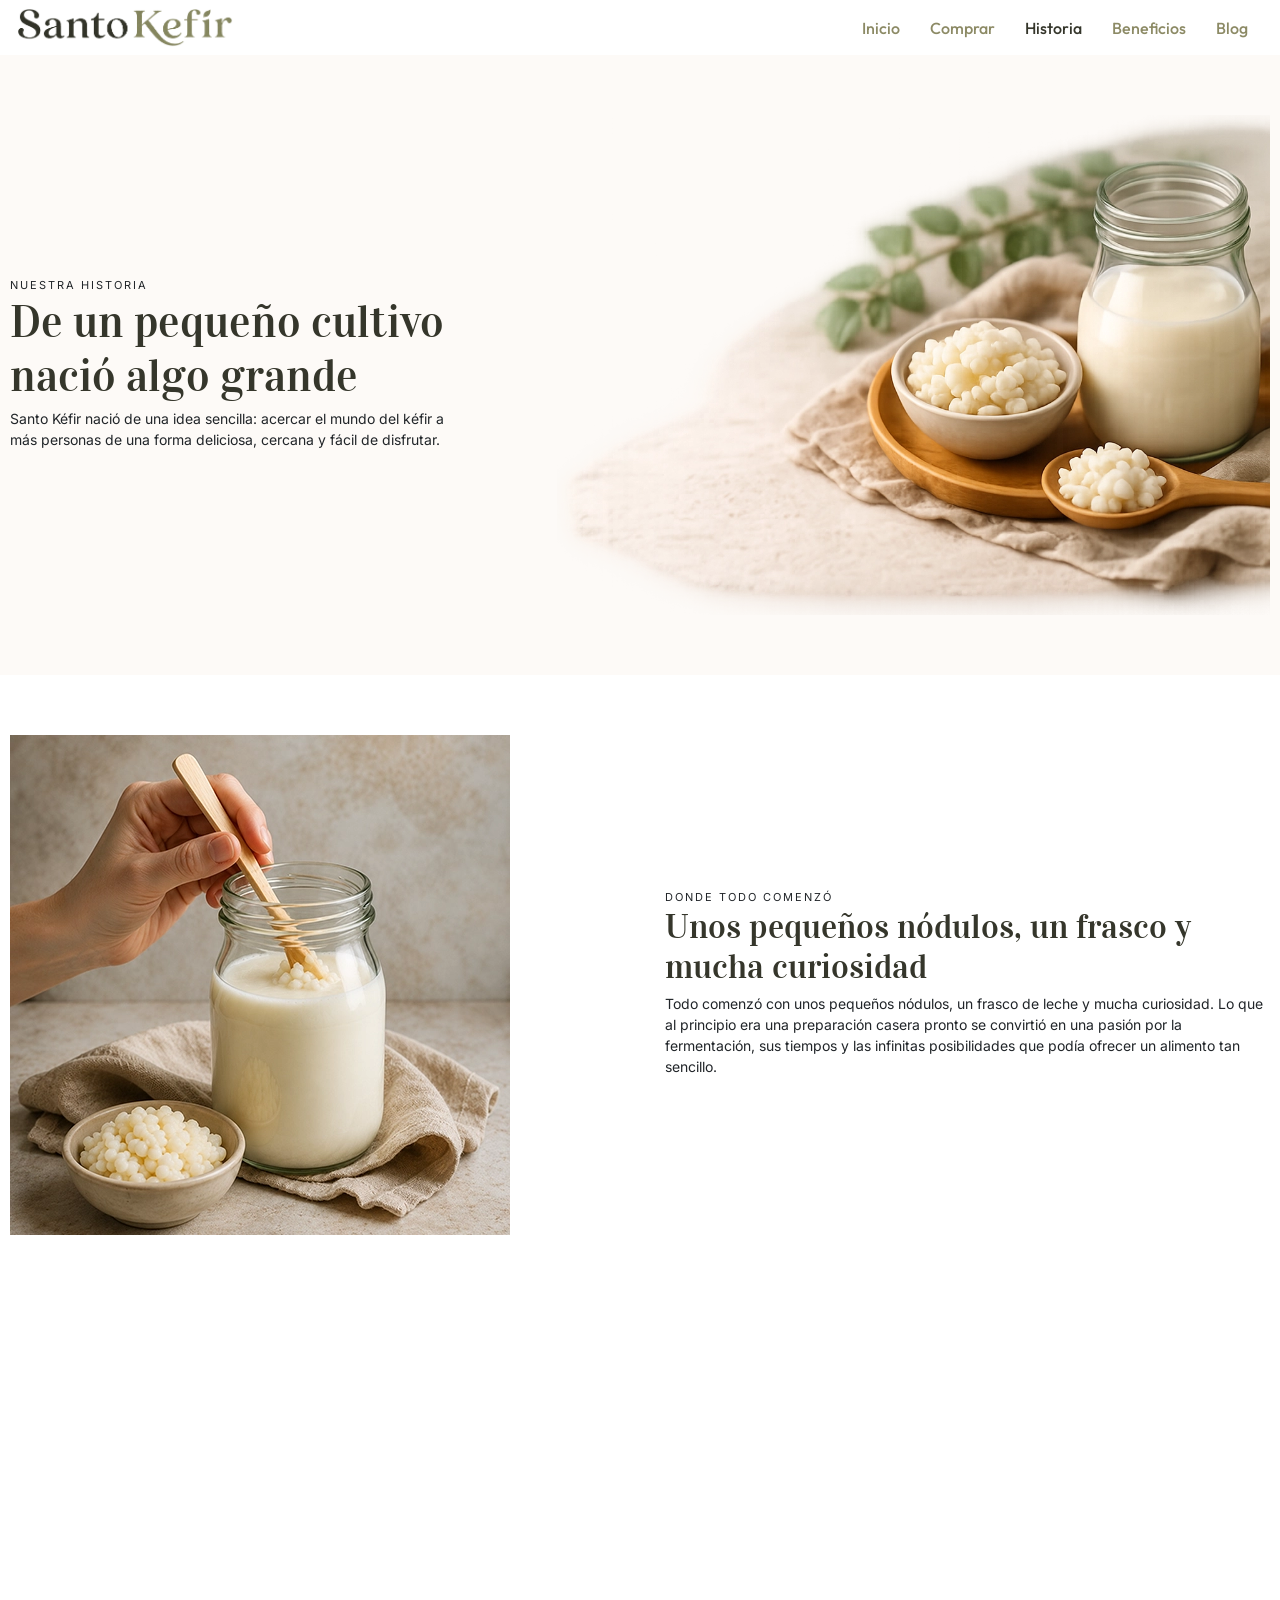
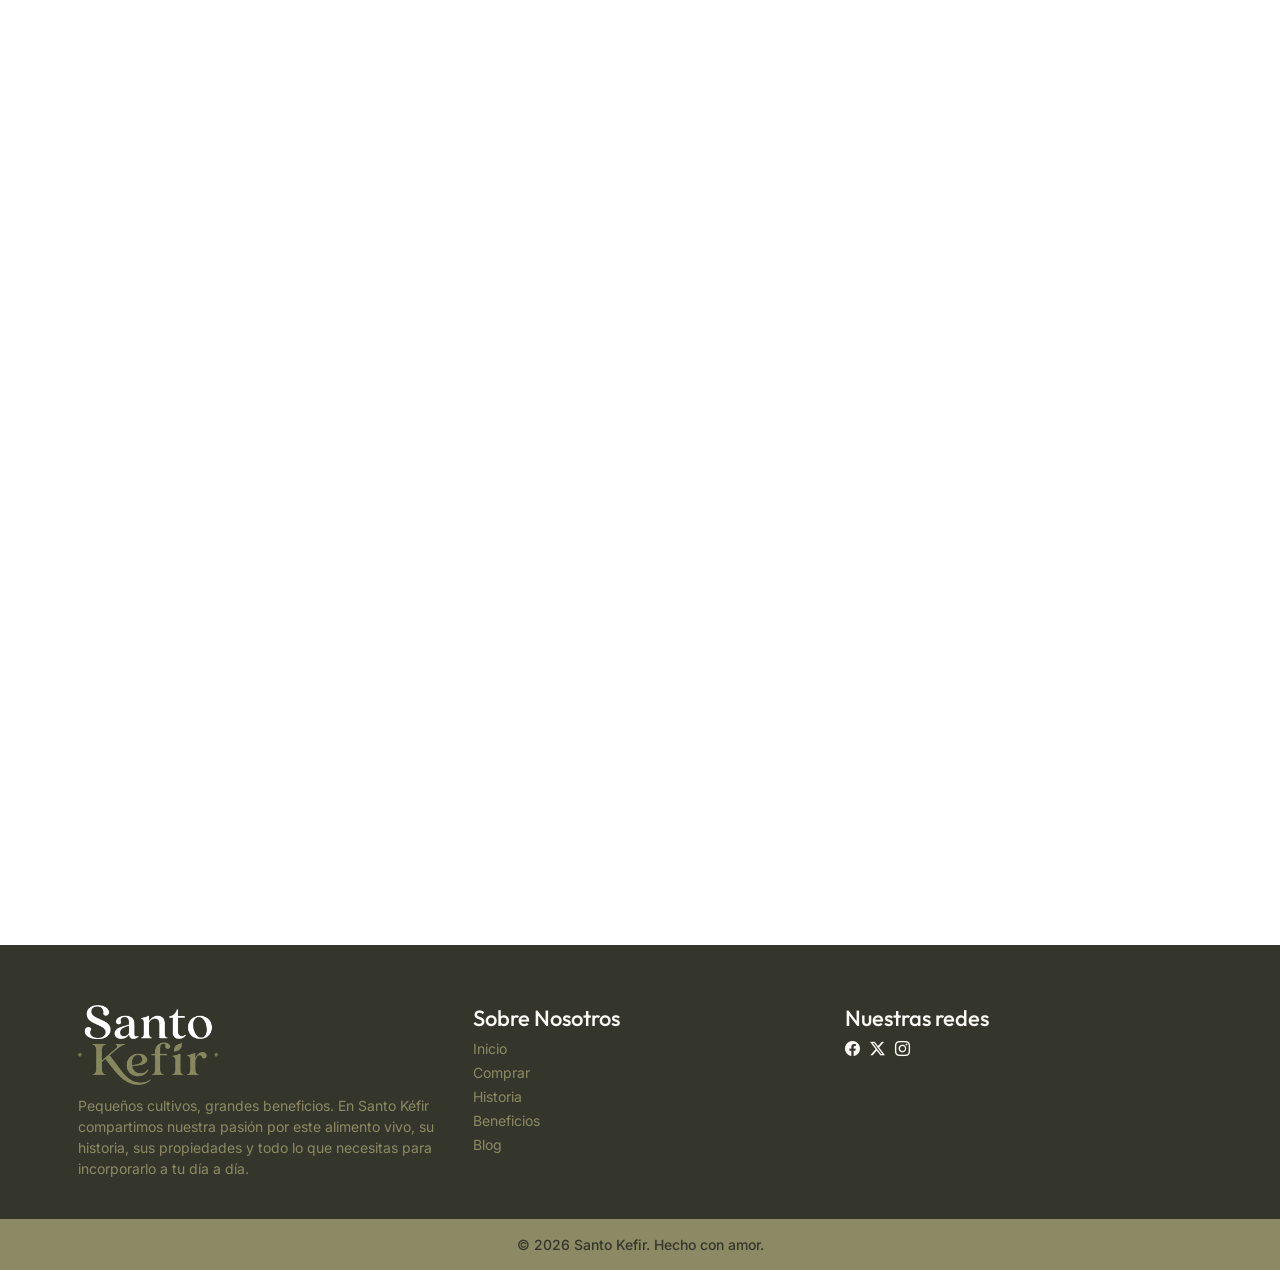
<file: pages/historia.html>
<!DOCTYPE html>
<html lang="es">

<head>
    <meta charset="UTF-8">
    <meta name="viewport" content="width=device-width, initial-scale=1.0">
    <meta name="description"
        content="Descubre el origen y la historia del kéfir, cómo nació esta tradición milenaria y el recorrido que convirtió sus pequeños nódulos en un alimento conocido en todo el mundo.">
    <meta name="keywords"
        content="historia del kéfir, origen del kéfir, origen de los nódulos de kéfir, Cáucaso, kéfir tradicional, historia de la fermentación, alimentos fermentados">
    <link rel="apple-touch-icon" sizes="57x57" href="../assets/favicon/apple-icon-57x57.png">
    <link rel="apple-touch-icon" sizes="60x60" href="../assets/favicon/apple-icon-60x60.png">
    <link rel="apple-touch-icon" sizes="72x72" href="../assets/favicon/apple-icon-72x72.png">
    <link rel="apple-touch-icon" sizes="76x76" href="../assets/favicon/apple-icon-76x76.png">
    <link rel="apple-touch-icon" sizes="114x114" href="../assets/favicon/apple-icon-114x114.png">
    <link rel="apple-touch-icon" sizes="120x120" href="../assets/favicon/apple-icon-120x120.png">
    <link rel="apple-touch-icon" sizes="144x144" href="../assets/favicon/apple-icon-144x144.png">
    <link rel="apple-touch-icon" sizes="152x152" href="../assets/favicon/apple-icon-152x152.png">
    <link rel="apple-touch-icon" sizes="180x180" href="../assets/favicon/apple-icon-180x180.png">
    <link rel="icon" type="image/png" sizes="192x192" href="../assets/favicon/android-icon-192x192.png">
    <link rel="icon" type="image/png" sizes="32x32" href="../assets/favicon/favicon-32x32.png">
    <link rel="icon" type="image/png" sizes="96x96" href="../assets/favicon/favicon-96x96.png">
    <link rel="icon" type="image/png" sizes="16x16" href="../assets/favicon/favicon-16x16.png">
    <meta name="msapplication-TileColor" content="#ffffff">
    <meta name="msapplication-TileImage" content="../assets/favicon/ms-icon-144x144.png">
    <meta name="theme-color" content="#ffffff">

    <link href="https://cdn.jsdelivr.net/npm/bootstrap@5.3.8/dist/css/bootstrap.min.css" rel="stylesheet"
        integrity="sha384-sRIl4kxILFvY47J16cr9ZwB07vP4J8+LH7qKQnuqkuIAvNWLzeN8tE5YBujZqJLB" crossorigin="anonymous">
    <link rel="stylesheet" href="../styles/style.css">
    <link href="https://unpkg.com/aos@2.3.1/dist/aos.css" rel="stylesheet">
    <title>Santo Kefir | Historia</title>
</head>

<body>

    <header class="fixed-top">
        <div class="contenedor">
            <nav class="navbar navbar-expand-lg">
                <div class="container-fluid">
                    <h1>
                        <a class="navbar-brand" href="../index.html">
                            <img src="../assets/santoKefir-logohorizontal.png" alt="Logo de Santo Kefir">
                            <span class="visually-hidden">Santo Kefir</span>
                        </a>
                    </h1>
                    <button class="navbar-toggler" type="button" data-bs-toggle="collapse"
                        data-bs-target="#navbarNavAltMarkup" aria-controls="navbarNavAltMarkup" aria-expanded="false"
                        aria-label="Toggle navigation">
                        <span class="navbar-toggler-icon"></span>
                    </button>
                    <div class="collapse navbar-collapse" id="navbarNavAltMarkup">
                        <div class="navbar-nav ms-auto">
                            <a href="../index.html">Inicio</a>
                            <a href="./comprar.html">Comprar</a>
                            <a class="active" aria-current="page" href="#">Historia</a>
                            <a href="./beneficios.html">Beneficios</a>
                            <a href="./blog.html">Blog</a>
                        </div>
                    </div>
                </div>
            </nav>
        </div>
    </header>

    <main class="page-interior">
        <section class="hero-slide">
            <div class="contenedor">
                <div class="textoSlide">
                    <span class="destacado">Nuestra historia</span>
                    <h2>De un pequeño cultivo nació algo grande</h2>
                    <p>Santo Kéfir nació de una idea sencilla: acercar el mundo del kéfir a más personas de una forma
                        deliciosa, cercana y fácil de disfrutar.</p>
                </div>
                <img src="../assets/hero-historia.webp" class="d-block ms-auto" alt="nodulos de kefir slide hero">
            </div>
        </section>
        <section data-aos="fade-up">
            <div class="contenedor">
                <div class="colpage"><img src="../assets/historia-imagen.webp"
                        alt="mano en fraco de leche con nodulos de kefir"></div>
                <div class="colpage">
                    <span class="destacado">Donde todo comenzó</span>
                    <h3>Unos pequeños nódulos, un frasco y <span>mucha curiosidad</span></h3>
                    <p>Todo comenzó con unos pequeños nódulos, un frasco de leche y mucha curiosidad. Lo que al
                        principio era una preparación casera pronto se convirtió en una pasión por la fermentación, sus
                        tiempos y las infinitas posibilidades que podía ofrecer un alimento tan sencillo.</p>
                </div>
            </div>
        </section>
        <section class="lineaTiempo" data-aos="fade-up">
            <div class="contenedor">
                <span class="destacado">Mucho antes de Santo Kefir</span>
                <h3>Una tradición con <span>siglos de historia</span></h3>
                <p>Nuestra historia es reciente, pero la del kéfir tiene siglos de recorrido. Su origen se relaciona
                    tradicionalmente con las montañas del Cáucaso, donde distintas comunidades fermentaban leche
                    utilizando los característicos nódulos de kéfir. Generación tras generación, estos cultivos fueron
                    conservados y compartidos, permitiendo que esta tradición viajara mucho más allá de su lugar de
                    origen hasta convertirse en un alimento conocido alrededor del mundo.</p>
                <div class="storytime">
                    <article>
                        <i class="bi bi-image-alt"></i>
                        <h4>Caucaso</h4>
                        <p>Origen ancestral</p>
                    </article>
                    <article>
                        <i class="bi bi-stars"></i>
                        <h4>Tradición</h4>
                        <p>Conocimiento que se transmite</p>
                    </article>
                    <article>
                        <i class="bi bi-people-fill"></i>
                        <h4>Generaciones</h4>
                        <p>Cultivos que se cuidan y se comparten</p>
                    </article>
                    <article>
                        <i class="bi bi-globe-americas-fill"></i>
                        <h4>Mundo</h4>
                        <p>El mundo que cruza fronteras</p>
                    </article>
                    <article>
                        <i class="bi bi-cup-straw"></i>
                        <h4>Santo Kefir</h4>
                        <p>Nuestra forma de honrar esa historia</p>
                    </article>
                </div>

            </div>
        </section>
        <section class="colorClaro" data-aos="fade-up">
            <div class="contenedor">
                <div class="colpage">
                    <span class="destacado">Una tradición, una nueva identidad</span>
                    <h3>Y entonces nació <span>Santo kefir</span></h3>
                    <p>Así nació Santo Kéfir: respetando la esencia del kéfir, pero dándole una identidad más fresca,
                        divertida y pensada para formar parte del día a día.</p>
                    <p>Creemos que detrás de las cosas más simples pueden existir historias extraordinarias. Por eso
                        nuestro pequeño nódulo con aureola representa exactamente lo que somos: un homenaje al cultivo
                        que hace posible todo lo demás.</p>
                </div>
                <div class="colpage"><img src="../assets/santoKefir-isotipo.jpg" alt="imagen del isotipo nódulo santo kefir"></div>
            </div>
        </section>
    </main>

    <footer>
        <div class="contenedor">
            <div class="container">
                <div class="row align-items-stretch">
                    <div class="col pe-5">
                        <img src="../assets/santoKefir-logofooter.png" alt="logo footer santo kefir">
                        <p>Pequeños cultivos, grandes beneficios. En Santo Kéfir compartimos nuestra pasión por este
                            alimento vivo, su historia, sus propiedades y todo lo que necesitas para incorporarlo a tu
                            día a día.</p>
                    </div>
                    <div class="col">
                        <h3>Sobre Nosotros</h3>
                        <nav>
                            <ul>
                                <li><a href="../index.html">Inicio</a></li>
                                <li><a href="./comprar.html">Comprar</a></li>
                                <li><a href="#">Historia</a></li>
                                <li><a href="./beneficios.html">Beneficios</a></li>
                                <li><a href="./blog.html">Blog</a></li>
                            </ul>
                        </nav>
                    </div>
                    <div class="col social">
                        <h3>Nuestras redes</h3>
                        <div class="d-flex flex-row mb-3">
                            <div class="me-3"><a href="#"><i class="bi bi-facebook"
                                        style="font-size: 1.5rem; color: #FDFAF7"></i></a></div>
                            <div class="me-3"><a href="#"><i class="bi bi-twitter-x"
                                        style="font-size: 1.5rem; color: #FDFAF7"></i></a></div>
                            <div class=""><a href="#"><i class="bi bi-instagram"
                                        style="font-size: 1.5rem; color: #FDFAF7"></i></a></div>
                        </div>
                    </div>

                </div>
            </div>

        </div>
        <div class="pie">
            <div class="contenedor">
                <p>© 2026 Santo Kefir. Hecho con amor.</p>
            </div>
        </div>
    </footer>

    <script src="https://cdn.jsdelivr.net/npm/bootstrap@5.3.8/dist/js/bootstrap.bundle.min.js"
        integrity="sha384-FKyoEForCGlyvwx9Hj09JcYn3nv7wiPVlz7YYwJrWVcXK/BmnVDxM+D2scQbITxI"
        crossorigin="anonymous"></script>
    <script src="https://unpkg.com/aos@2.3.1/dist/aos.js"></script>
    <script>
        AOS.init();
    </script>

</body>

</html>
</file>
<file: styles/style.css>
@import url("https://fonts.googleapis.com/css2?family=Inter:ital,opsz,wght@0,14..32,100..900;1,14..32,100..900&family=Outfit:wght@100..900&family=Vidaloka&display=swap");
@import url("https://cdn.jsdelivr.net/npm/bootstrap-icons@1.13.1/font/bootstrap-icons.min.css");
section.productos .button-link, .blog article a.button-link, .textoSlide .button-link {
  padding: 10px 20px;
  border-radius: 5px;
  border: none;
  font-weight: bold;
  cursor: pointer;
  display: inline-block;
}

* {
  padding: 0;
  margin: 0;
  box-sizing: border-box;
}

body {
  font-family: "Inter", sans-serif;
  font-size: 1.6rem;
}
@media (max-width: 1023px) {
  body {
    font-size: 1.4rem;
  }
}

h1 {
  font-weight: 900;
  font-size: 4.5rem;
  margin-bottom: 0;
}

h2 {
  font-weight: 500;
  font-size: 3.4rem;
}

h3 {
  font-family: "Vidaloka", serif;
  font-size: 3.4rem;
  color: #35362B;
}
@media (max-width: 1023px) {
  h3 {
    font-size: 2.2rem;
  }
}

p,
li,
a {
  font-size: 1.6rem;
}
@media (max-width: 1023px) {
  p,
  li,
  a {
    font-size: 1.4rem;
  }
}

html {
  font-size: 62.5%;
}

main {
  padding-top: 55px;
}

.colorClaro {
  background-color: #FDFAF7;
}

header {
  background: #fff;
}
header a.navbar-brand {
  display: block;
  position: relative;
}
header a.navbar-brand img {
  max-width: 215px;
}
header .navbar-nav a {
  text-decoration: none;
  color: #8C8A65;
  padding: 0 15px;
  font-weight: 500;
  font-family: "Outfit", sans-serif;
}
header .navbar-nav a:hover {
  color: #35362B;
}
@media (max-width: 1023px) {
  header .navbar-nav a {
    padding: 6px 0;
  }
}
header .navbar-nav .active {
  color: #35362B;
}

.contenedor {
  max-width: 1280px;
  padding: 0 10px;
  margin: 0 auto;
  position: relative;
}
@media (max-width: 767px) {
  .contenedor {
    padding: 0 20px;
  }
}

footer {
  background-color: #35362B;
  padding: 60px 0 0;
}
@media (max-width: 767px) {
  footer .row .col {
    flex: none;
    padding: 10px 0;
    text-align: center;
  }
}
footer img {
  max-height: 80px;
  margin-bottom: 10px;
}
footer p {
  color: #8C8A65;
  font-size: 1.4rem;
  margin-bottom: 0;
}
footer h3 {
  color: #FDFAF7;
  text-align: left;
  font-size: 2.2rem;
  font-family: "Outfit", sans-serif;
}
@media (max-width: 767px) {
  footer h3 {
    text-align: center;
  }
}
footer ul {
  margin: 0;
  padding: 0;
  text-align: left;
}
footer ul li {
  list-style-type: none;
}
@media (max-width: 767px) {
  footer ul li {
    text-align: center;
  }
}
footer a {
  color: #8C8A65;
  text-decoration: none;
  font-size: 1.4rem;
}
footer .social i {
  height: 30px;
}
@media (max-width: 767px) {
  footer .social .d-flex {
    justify-content: center;
  }
}
footer .pie {
  padding: 15px 0;
  margin-top: 40px;
  text-align: center;
  background: #8C8A65;
}
footer .pie p {
  color: #35362B;
  font-size: 1.4rem;
  font-weight: 500;
}

aside {
  max-width: 20%;
  width: 100%;
}
@media (max-width: 1023px) {
  aside {
    max-width: 100%;
    margin-top: 50px;
    background: #FFF;
    margin-top: 50px;
    background: #ffffff;
    padding: 20px;
    border-radius: 20px;
  }
}
aside h3 {
  font-family: "Vidaloka", serif;
  font-size: 1.8rem;
  margin-bottom: 20px;
}
aside h3 {
  font-size: 1.8rem;
  padding: 0 15px;
  font-weight: 500;
}
aside .last-post {
  display: flex;
  flex-direction: column;
  gap: 10px;
}
aside .post {
  display: flex;
  flex-direction: row;
  align-items: center;
  gap: 10px;
}
aside .post figure {
  flex: 0 0 80px;
  max-width: 80px;
  height: 80px;
  overflow: hidden;
  margin: 0;
  border-radius: 10px;
}
aside .post figure img {
  width: 100%;
  height: 100%;
  object-fit: cover;
}
aside .post .titlePost {
  max-width: 65%;
}
aside .post .titlePost h4 {
  font-family: "Vidaloka", serif;
  font-size: 1.4rem;
  margin: 0;
}
aside .post .titlePost a.button-link {
  font-size: 1.1rem;
  text-decoration: none;
  color: #B39359;
}

.hero-slide {
  background: #FDFAF7;
}
@media (max-width: 1023px) {
  .hero-slide .carousel-control-prev {
    display: none;
  }
}
@media (max-width: 1023px) {
  .hero-slide .carousel-control-next {
    display: none;
  }
}

.textoSlide {
  position: absolute;
  top: 50%;
  transform: translateY(-50%);
  max-width: 450px;
}
@media (max-width: 1023px) {
  .textoSlide {
    max-width: 360px;
  }
}
.textoSlide h2 {
  font-family: "Vidaloka", serif;
  font-size: 4.5rem;
  color: #35362B;
}
@media (max-width: 1023px) {
  .textoSlide h2 {
    font-size: 3.4rem;
  }
}
.textoSlide .button-link {
  font-size: 1.6rem;
  background: #B39359;
  color: #FDFAF7;
  text-decoration: none;
  transition: background-color 0.5s ease;
}
@media (max-width: 1023px) {
  .textoSlide .button-link {
    font-size: 1.4rem;
  }
}
.textoSlide .button-link:hover {
  background-color: #8C8A65;
}
@media (max-width: 767px) {
  .textoSlide {
    position: relative;
    top: 0;
    transform: none;
    margin: 30px auto 0;
    text-align: center;
  }
}

.carousel-item img {
  max-height: 430px;
}
@media (max-width: 1023px) {
  .carousel-item img {
    height: 300px;
  }
}
@media (max-width: 767px) {
  .carousel-item img {
    margin: 0 auto;
  }
}

.carousel-item .contenedor:after {
  content: "";
  position: absolute;
  width: 200px;
  height: stretch;
  background: #FDFAF7;
  background: linear-gradient(270deg, rgb(253, 250, 247) 0%, rgba(255, 255, 255, 0) 100%);
  right: 0px;
  top: 0;
}
@media (max-width: 767px) {
  .carousel-item .contenedor:after {
    display: none;
  }
}

section.hero-small {
  background-image: url("../assets/fondo-hero.webp");
  background-position: center;
  padding: 80px 0;
}
section.hero-small h2 {
  text-align: center;
  font-family: "Vidaloka", serif;
  font-size: 4.5rem;
  color: #35362B;
}
@media (max-width: 1023px) {
  section.hero-small h2 {
    font-size: 3.4rem;
  }
}
section.hero-small p {
  text-align: center;
  max-width: 620px;
  margin: 0 auto;
}

section.page-blog {
  padding: 80px 0;
  background: #FDFAF7;
}
section.page-blog .contenedor {
  display: flex;
}
@media (max-width: 1023px) {
  section.page-blog .contenedor {
    flex-direction: column;
  }
}
section.page-blog .contenedor .blog {
  max-width: 80%;
  display: flex;
  flex-wrap: wrap;
  gap: 30px;
}
@media (max-width: 1023px) {
  section.page-blog .contenedor .blog {
    max-width: 100%;
  }
}
@media (max-width: 767px) {
  section.page-blog .contenedor .blog {
    justify-content: center;
  }
}

.blog article {
  align-content: stretch;
  flex: 0 0 calc(34% - 37.5px);
  box-sizing: border-box;
  border: 1px solid #FDFAF7;
  border-radius: 15px;
  overflow: hidden;
  background: #fff;
  display: flex;
  flex-direction: column;
  justify-content: space-around;
}
.blog article img {
  max-width: 100%;
  margin-bottom: 15px;
}
.blog article h3 {
  font-size: 1.8rem;
  padding: 0 15px;
  font-weight: 500;
}
.blog article p {
  font-size: 1.4rem;
  line-height: 1.9rem;
  margin-bottom: 15px;
  padding: 0 15px;
}
.blog article a.button-link {
  font-size: 1.4rem;
  background: #FDFAF7;
  color: #8C8A65;
  text-decoration: none;
  margin: 0 15px 15px;
  transition: background-color 0.5s ease;
  text-align: center;
}
.blog article a.button-link:hover {
  color: #FDFAF7;
  background-color: #8C8A65;
}
@media (max-width: 1023px) {
  .blog article {
    flex: 0 0 calc(50% - 25px);
  }
}
@media (max-width: 767px) {
  .blog article {
    flex: 0 0 100%;
    max-width: 480px;
  }
}

section.productos {
  padding: 60px 0;
  text-align: center;
}
section.productos h3 {
  font-size: "Outfit", sans-serif;
  font-weight: bolder;
  color: #35362B;
  margin-bottom: 15px;
}
section.productos .button-link {
  font-size: 1.6rem;
  background: #B39359;
  color: #FDFAF7;
  text-decoration: none;
  transition: background-color 0.5s ease;
}
section.productos .button-link:hover {
  background-color: #8C8A65;
}
@media (max-width: 1023px) {
  section.productos .button-link {
    margin-top: 50px;
    font-size: 1.4rem;
  }
}

.columnas-productos {
  display: flex;
  justify-content: center;
  flex-wrap: wrap;
  gap: 50px;
}
.columnas-productos article {
  align-content: stretch;
  flex: 0 0 calc(25% - 37.5px);
  box-sizing: border-box;
  border: none;
}
.columnas-productos article img {
  max-width: 100%;
  transition: transform 0.5s;
}
.columnas-productos article img:hover {
  transform: scale(1.1);
}
.columnas-productos article h4 {
  font-family: "Vidaloka", serif;
  font-size: 1.8rem;
  margin-top: 15px;
}
@media (max-width: 1023px) {
  .columnas-productos article {
    flex: 0 0 calc(50% - 25px);
  }
}

.lineaTiempo {
  background: #35362B;
  color: #FDFAF7;
}
.lineaTiempo .contenedor {
  flex-direction: column;
  text-align: center;
  max-width: 1080px;
}
.lineaTiempo .contenedor h3 {
  color: #FDFAF7;
  max-width: 350px;
}
.lineaTiempo .contenedor h3 span {
  color: #B39359;
}
.lineaTiempo .storytime {
  display: flex;
  gap: 30px;
  position: relative;
}
.lineaTiempo .storytime:before {
  content: "";
  position: absolute;
  width: 80%;
  height: 2px;
  border: 1px dashed;
  top: 40px;
  left: 0;
  right: 0;
  margin: auto;
}
@media (max-width: 1023px) {
  .lineaTiempo .storytime:before {
    display: none;
  }
}
.lineaTiempo .storytime article {
  z-index: 1;
}
@media (max-width: 1023px) {
  .lineaTiempo .storytime article {
    flex: 0 0 30%;
  }
}
@media (max-width: 767px) {
  .lineaTiempo .storytime article {
    flex: 0 0 40%;
  }
}
.lineaTiempo .storytime i.bi {
  font-size: 30px;
  border: 2px solid;
  width: 80px;
  height: 80px;
  margin: 0 auto;
  padding: 20px;
  background: #35362B;
  display: flex;
  justify-content: center;
  align-items: center;
  border-radius: 50%;
  margin-bottom: 15px;
}
.lineaTiempo .storytime h4 {
  font-family: "Outfit", sans-serif;
  font-weight: 300;
  color: #B39359;
  font-size: 1.8rem;
}
@media (max-width: 1023px) {
  .lineaTiempo .storytime {
    flex-wrap: wrap;
    gap: 15px;
    justify-content: center;
  }
}

.accordion .accordion-button {
  padding: 15px 10px 15px 20px;
  font-size: 1.4rem;
}
.accordion .accordion-button:not(.collapsed) {
  background: #8C8A65;
  color: #FDFAF7;
}
.accordion .accordion-button:focus {
  box-shadow: 0 0 0 0.25rem #8C8A65;
}

.page-interior .hero-slide img {
  max-height: 500px;
}
@media (max-width: 1023px) {
  .page-interior .hero-slide img {
    height: 300px;
  }
}
@media (max-width: 767px) {
  .page-interior .hero-slide img {
    margin: 0 auto;
  }
}
.page-interior section {
  padding: 60px 0;
}
.page-interior .contenedor {
  display: flex;
  justify-content: space-between;
  align-items: center;
  gap: 50px;
}
.page-interior .contenedor span.destacado {
  text-transform: uppercase;
  letter-spacing: 2px;
  margin-bottom: 10px;
  font-size: 1.1rem;
}
.page-interior .contenedor p {
  font-size: 1.4rem;
}
@media (max-width: 767px) {
  .page-interior .contenedor {
    flex-direction: column;
  }
}
.page-interior .colpage {
  max-width: 50%;
  width: 100%;
}
.page-interior .colpage img {
  max-width: 100%;
  display: block;
}
@media (max-width: 767px) {
  .page-interior .colpage img {
    margin: 0 auto;
  }
}
@media (max-width: 767px) {
  .page-interior .colpage {
    max-width: 100%;
  }
}

.reves .textoSlide {
  right: 0;
  text-align: center;
}
.reves .contenedor {
  flex-direction: row-reverse;
}
.reves .contenedor:after {
  display: none;
}
.reves .contenedor h3.beneficios {
  font-weight: 500;
  font-size: 1.8rem;
  font-family: "Inter", sans-serif;
  color: #35362B;
  margin-bottom: 20px;
}
@media (max-width: 767px) {
  .reves .contenedor {
    flex-direction: column-reverse;
    text-align: center;
  }
}

.hero-slide .contenedor {
  flex-direction: row;
}
@media (max-width: 767px) {
  .hero-slide .contenedor {
    flex-direction: column;
  }
}

section.lineaTiempo .contenedor {
  flex-direction: column;
}

/*# sourceMappingURL=style.css.map */
</file>
